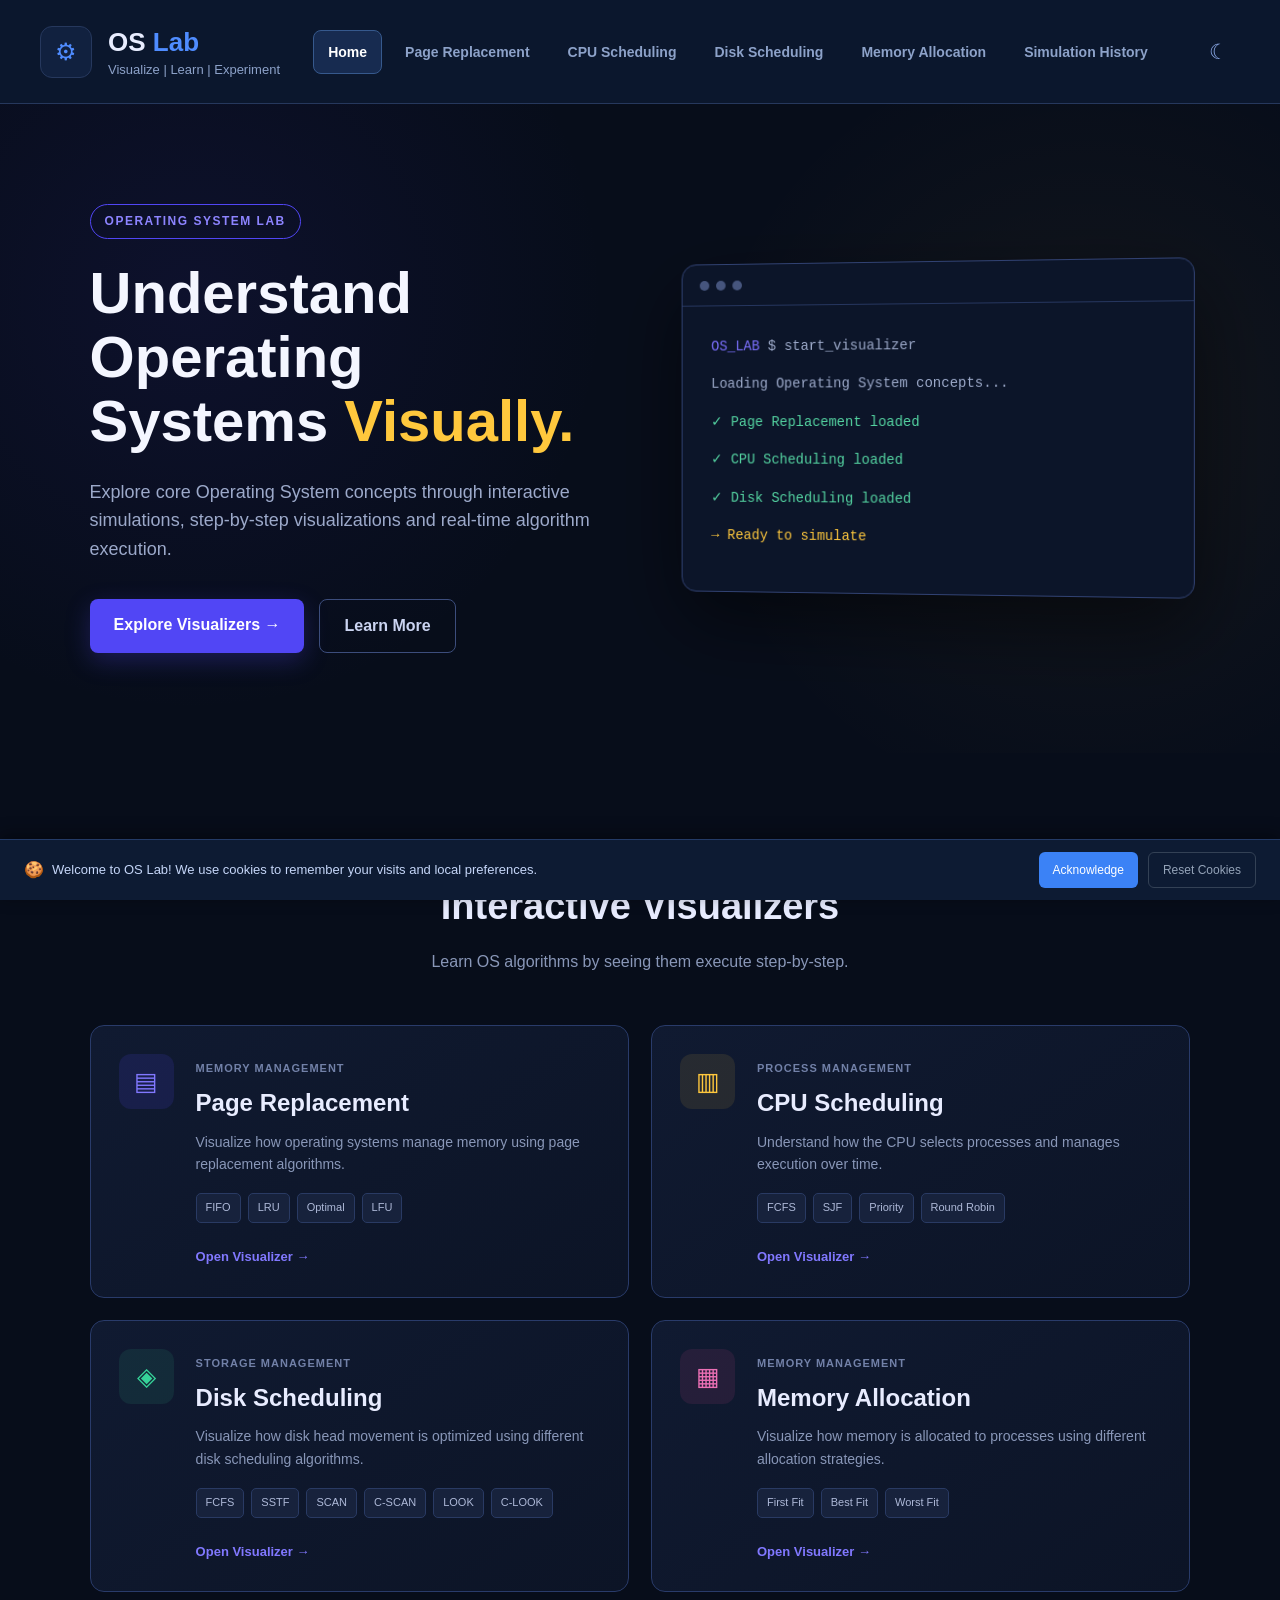
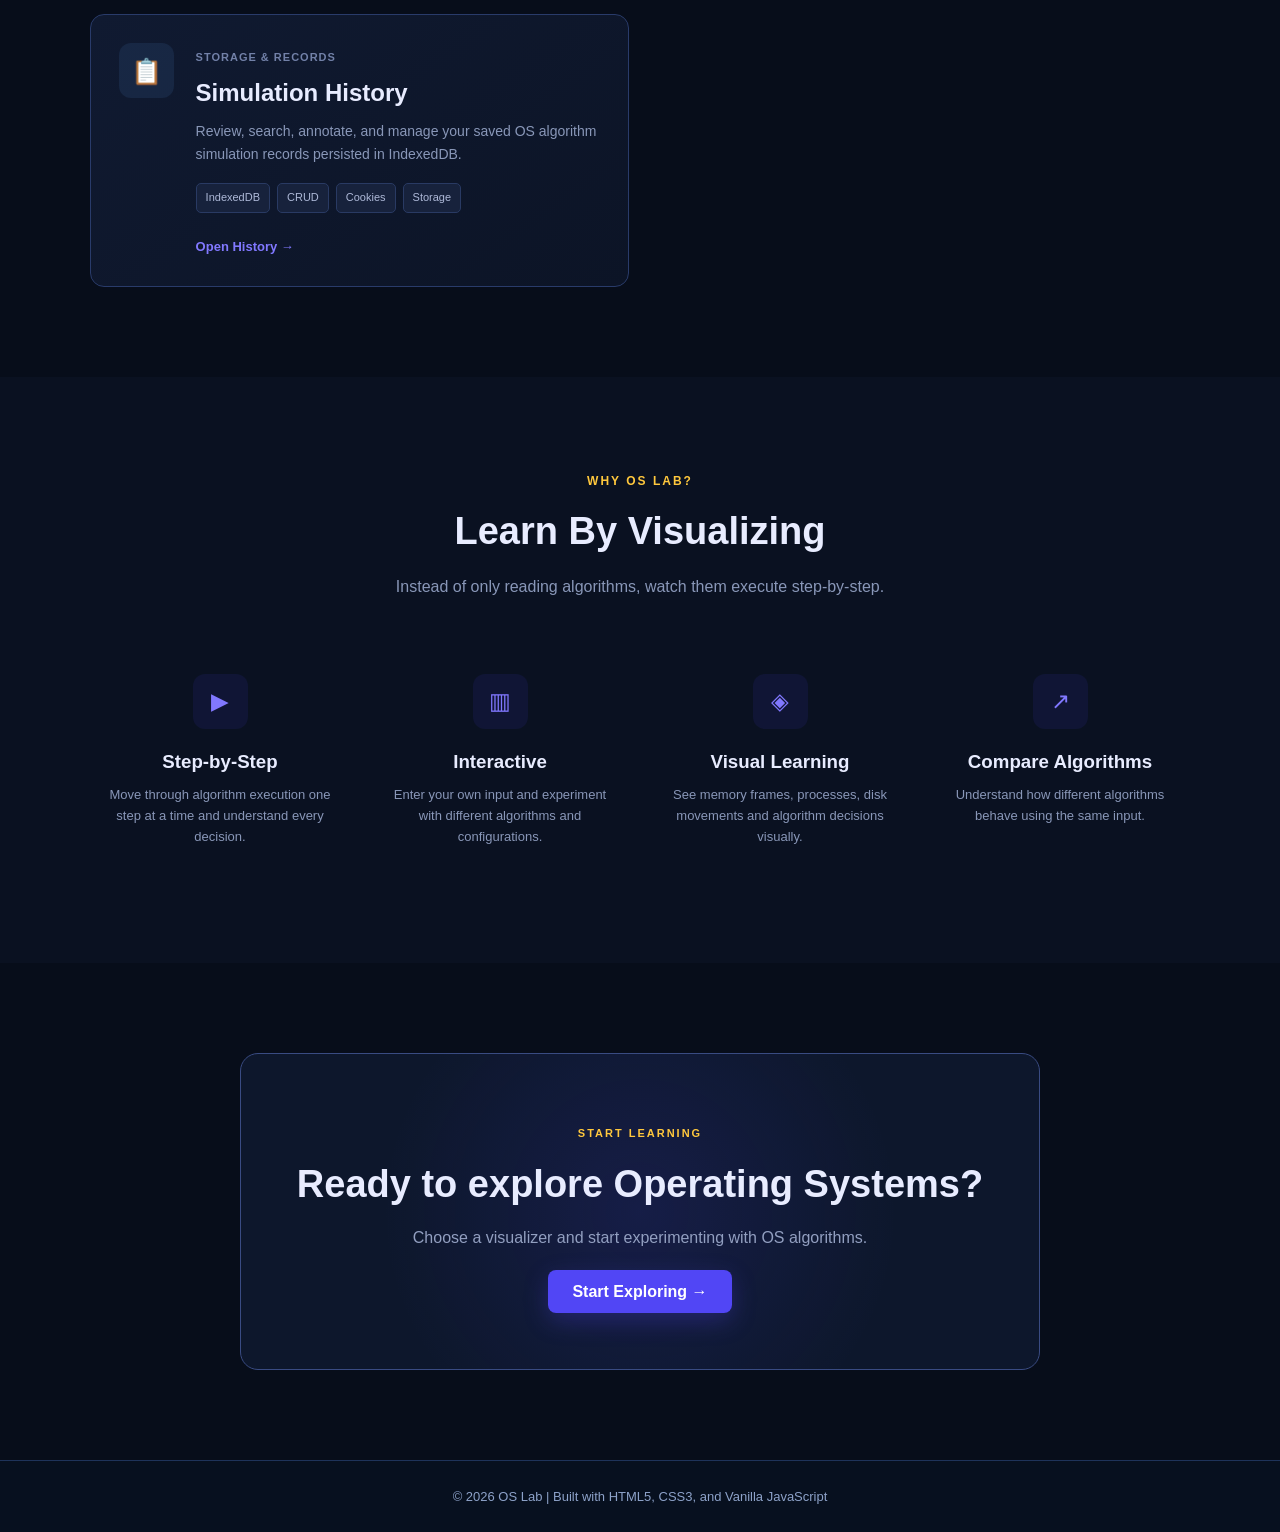
<file: index.html>
<!DOCTYPE html>
<html lang="en">

<head>
    <meta charset="UTF-8">
    <meta name="viewport" content="width=device-width, initial-scale=1.0">

    <title>OS Lab | Operating System Visualizer</title>

    <!-- Apply the saved theme before first paint (prevents a flash of the dark theme) -->
    <script>
        try {
            if (JSON.parse(localStorage.getItem("oslab_theme")) === "light") {
                document.documentElement.classList.add("light-theme");
            }
        } catch (err) {}
    </script>

    <link rel="stylesheet" href="css/landing.css">
    <link rel="stylesheet" href="css/navbar.css">
</head>

<body>

<!-- =====================================================
     HEADER / NAVBAR
===================================================== -->
<header>
    <div class="brand">
        <div class="brand-icon">⚙</div>
        <div>
            <h1>OS <span>Lab</span></h1>
            <p>Visualize | Learn | Experiment</p>
        </div>
    </div>

    <nav>
        <a href="index.html" class="active">Home</a>
        <a href="page-replacement.html">Page Replacement</a>
        <a href="cpu-scheduling.html">CPU Scheduling</a>
        <a href="disk-scheduling.html">Disk Scheduling</a>
        <a href="memory-allocation.html">Memory Allocation</a>
        <a href="history.html">Simulation History</a>
    </nav>

    <button type="button" class="theme-toggle" title="Toggle Theme" aria-label="Switch to Light Mode">☾</button>
</header>


<!-- =====================================================
     MAIN
     ===================================================== -->

<main>

    <!-- ================= HERO ================= -->

    <section class="hero" id="home">

        <div class="hero-content">

            <div class="badge">
                OPERATING SYSTEM LAB
            </div>

            <h2>
                Understand Operating Systems
                <span>Visually.</span>
            </h2>

            <p>
                Explore core Operating System concepts through
                interactive simulations, step-by-step visualizations
                and real-time algorithm execution.
            </p>

            <div class="hero-buttons">

                <a href="#visualizers" class="primary-btn">
                    Explore Visualizers →
                </a>

                <a href="#about" class="secondary-btn">
                    Learn More
                </a>

            </div>

        </div>


        <div class="hero-visual">

            <div class="terminal">

                <div class="terminal-header">

                    <span></span>
                    <span></span>
                    <span></span>

                </div>


                <div class="terminal-body">

                    <p>
                        <span class="purple">OS_LAB</span>
                        $ start_visualizer
                    </p>

                    <p>
                        Loading Operating System concepts...
                    </p>

                    <p class="success">
                        ✓ Page Replacement loaded
                    </p>

                    <p class="success">
                        ✓ CPU Scheduling loaded
                    </p>

                    <p class="success">
                        ✓ Disk Scheduling loaded
                    </p>

                    <p class="yellow">
                        → Ready to simulate
                    </p>

                </div>

            </div>

        </div>

    </section>


    <!-- ================= VISUALIZERS ================= -->

    <section class="visualizers" id="visualizers">

        <div class="section-heading">

            <span>
                EXPLORE
            </span>

            <h2>
                Interactive Visualizers
            </h2>

            <p>
                Learn OS algorithms by seeing them execute
                step-by-step.
            </p>

        </div>


        <div class="visualizer-grid">


            <!-- PAGE REPLACEMENT -->

            <div class="visualizer-card">

                <div class="card-icon purple-icon">
                    ▤
                </div>

                <div class="card-content">

                    <span class="card-label">
                        MEMORY MANAGEMENT
                    </span>

                    <h3>
                        Page Replacement
                    </h3>

                    <p>
                        Visualize how operating systems manage
                        memory using page replacement algorithms.
                    </p>

                    <div class="tags">

                        <span>FIFO</span>
                        <span>LRU</span>
                        <span>Optimal</span>
                        <span>LFU</span>

                    </div>

                    <a
                        href="page-replacement.html"
                        class="card-link"
                    >
                        Open Visualizer →
                    </a>

                </div>

            </div>


            <!-- CPU SCHEDULING -->

            <div class="visualizer-card">

                <div class="card-icon yellow-icon">
                    ▥
                </div>

                <div class="card-content">

                    <span class="card-label">
                        PROCESS MANAGEMENT
                    </span>

                    <h3>
                        CPU Scheduling
                    </h3>

                    <p>
                        Understand how the CPU selects processes
                        and manages execution over time.
                    </p>

                    <div class="tags">

                        <span>FCFS</span>
                        <span>SJF</span>
                        <span>Priority</span>
                        <span>Round Robin</span>

                    </div>

                    <a
                        href="cpu-scheduling.html"
                        class="card-link"
                    >
                        Open Visualizer →
                    </a>

                </div>

            </div>


            <!-- DISK SCHEDULING -->

            <div class="visualizer-card">

                <div class="card-icon green-icon">
                    ◈
                </div>

                <div class="card-content">

                    <span class="card-label">
                        STORAGE MANAGEMENT
                    </span>

                    <h3>
                        Disk Scheduling
                    </h3>

                    <p>
                        Visualize how disk head movement is optimized
                        using different disk scheduling algorithms.
                    </p>

                    <div class="tags">

                        <span>FCFS</span>
                        <span>SSTF</span>
                        <span>SCAN</span>
                        <span>C-SCAN</span>
                        <span>LOOK</span>
                        <span>C-LOOK</span>

                    </div>

                    <a
                        href="disk-scheduling.html"
                        class="card-link"
                    >
                        Open Visualizer →
                    </a>

                </div>

            </div>


            <!-- MEMORY ALLOCATION -->
            <div class="visualizer-card">
                <div class="card-icon pink-icon">
                    ▦
                </div>
                <div class="card-content">
                    <span class="card-label">
                        MEMORY MANAGEMENT
                    </span>
                    <h3>
                        Memory Allocation
                    </h3>
                    <p>
                        Visualize how memory is allocated to processes
                        using different allocation strategies.
                    </p>
                    <div class="tags">
                        <span>First Fit</span>
                        <span>Best Fit</span>
                        <span>Worst Fit</span>
                    </div>
                    <a href="memory-allocation.html" class="card-link">
                        Open Visualizer →
                    </a>
                </div>
            </div>

            <!-- SIMULATION HISTORY -->
            <div class="visualizer-card">
                <div class="card-icon blue-icon">
                    📋
                </div>
                <div class="card-content">
                    <span class="card-label">
                        STORAGE & RECORDS
                    </span>
                    <h3>
                        Simulation History
                    </h3>
                    <p>
                        Review, search, annotate, and manage your saved OS
                        algorithm simulation records persisted in IndexedDB.
                    </p>
                    <div class="tags">
                        <span>IndexedDB</span>
                        <span>CRUD</span>
                        <span>Cookies</span>
                        <span>Storage</span>
                    </div>
                    <a href="history.html" class="card-link">
                        Open History →
                    </a>
                </div>
            </div>


        </div>

    </section>


    <!-- ================= FEATURES ================= -->

    <section class="features" id="about">

        <div class="section-heading">

            <span>
                WHY OS LAB?
            </span>

            <h2>
                Learn By Visualizing
            </h2>

            <p>
                Instead of only reading algorithms, watch them
                execute step-by-step.
            </p>

        </div>


        <div class="feature-grid">


            <div class="feature">

                <div class="feature-icon">
                    ▶
                </div>

                <h3>
                    Step-by-Step
                </h3>

                <p>
                    Move through algorithm execution one step
                    at a time and understand every decision.
                </p>

            </div>


            <div class="feature">

                <div class="feature-icon">
                    ▥
                </div>

                <h3>
                    Interactive
                </h3>

                <p>
                    Enter your own input and experiment with
                    different algorithms and configurations.
                </p>

            </div>


            <div class="feature">

                <div class="feature-icon">
                    ◈
                </div>

                <h3>
                    Visual Learning
                </h3>

                <p>
                    See memory frames, processes, disk movements
                    and algorithm decisions visually.
                </p>

            </div>


            <div class="feature">

                <div class="feature-icon">
                    ↗
                </div>

                <h3>
                    Compare Algorithms
                </h3>

                <p>
                    Understand how different algorithms behave
                    using the same input.
                </p>

            </div>


        </div>

    </section>


    <!-- ================= GUIDE ================= -->

    <section class="guide" id="guide">

        <div class="guide-content">

            <span>
                START LEARNING
            </span>

            <h2>
                Ready to explore
                Operating Systems?
            </h2>

            <p>
                Choose a visualizer and start experimenting
                with OS algorithms.
            </p>

            <a
                href="#visualizers"
                class="primary-btn"
            >
                Start Exploring →
            </a>

        </div>

    </section>

</main>


<!-- =====================================================
     FOOTER
===================================================== -->
<footer>
    <p>© 2026 OS Lab | Built with HTML5, CSS3, and Vanilla JavaScript</p>
</footer>

<!-- STORAGE & COMMON SCRIPTS -->
<script src="js/storage.js"></script>
<script src="js/app-common.js"></script>

</body>
</html>
</file>
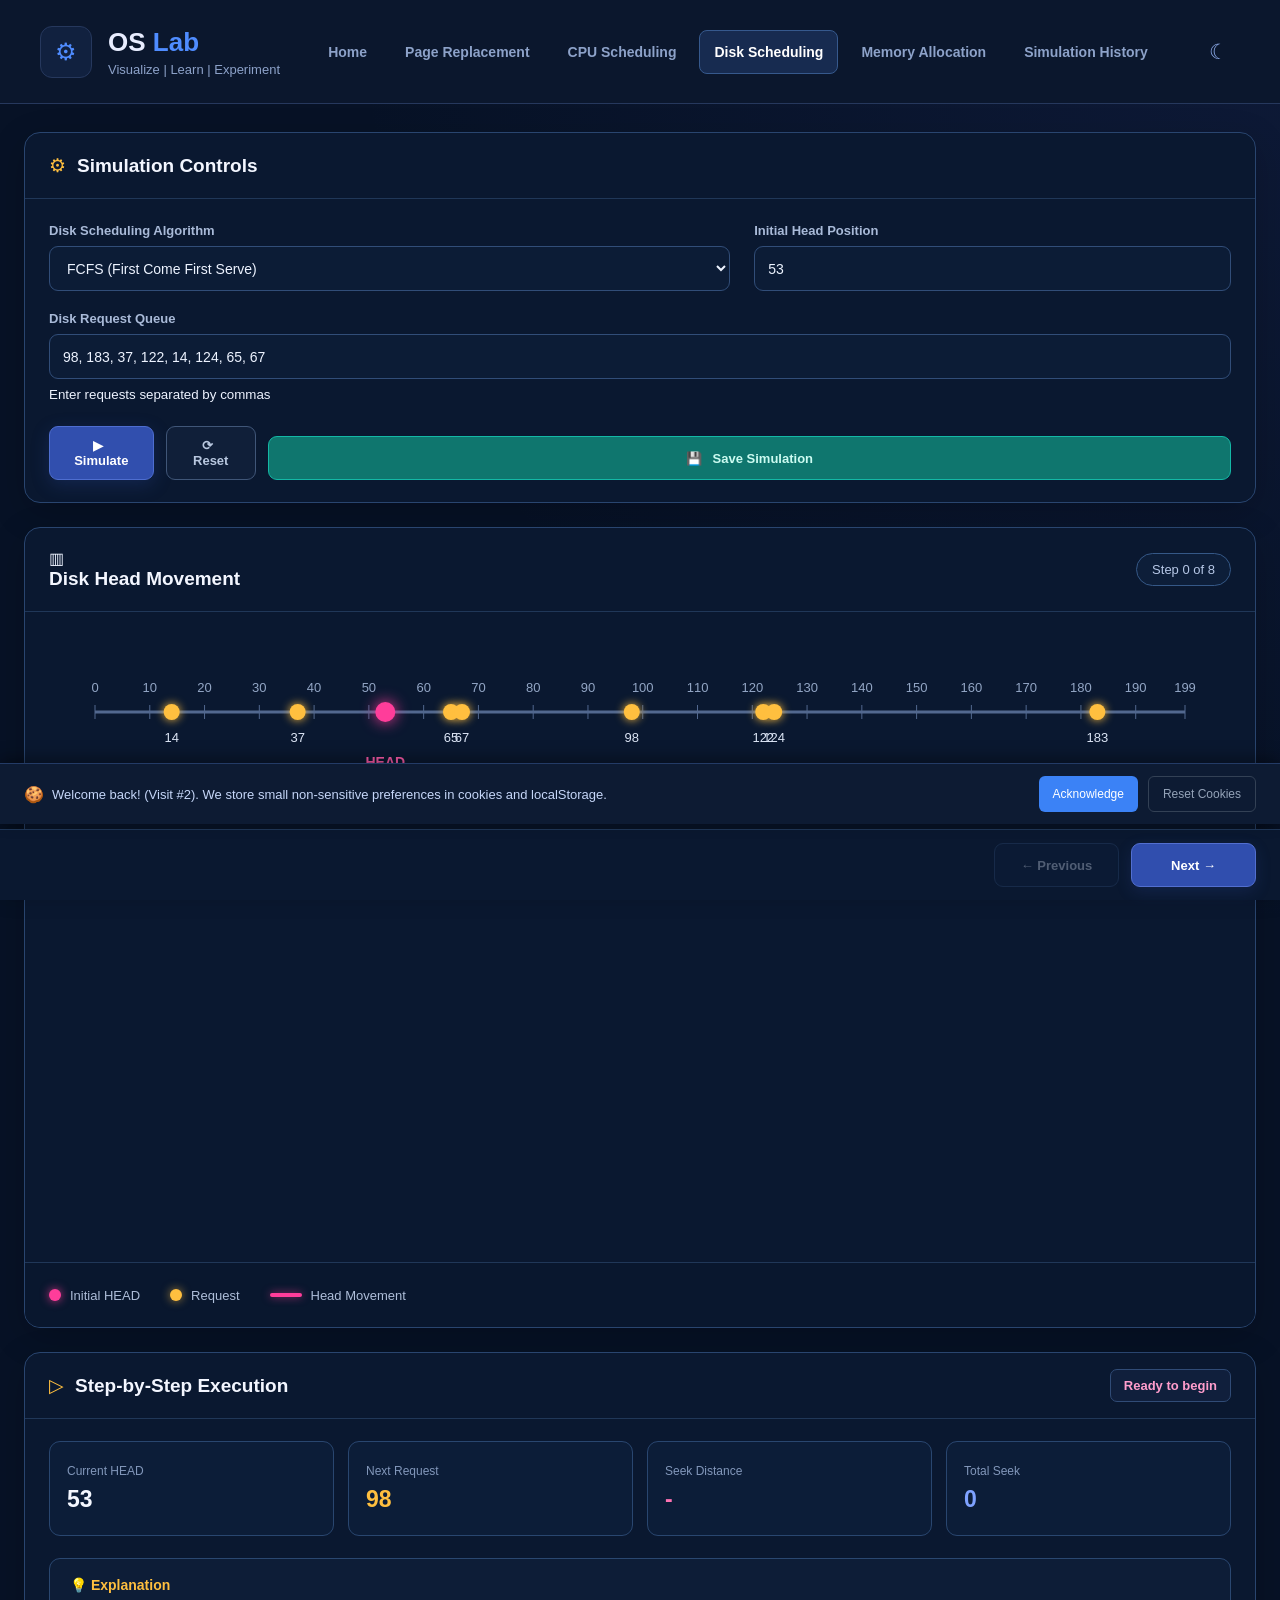
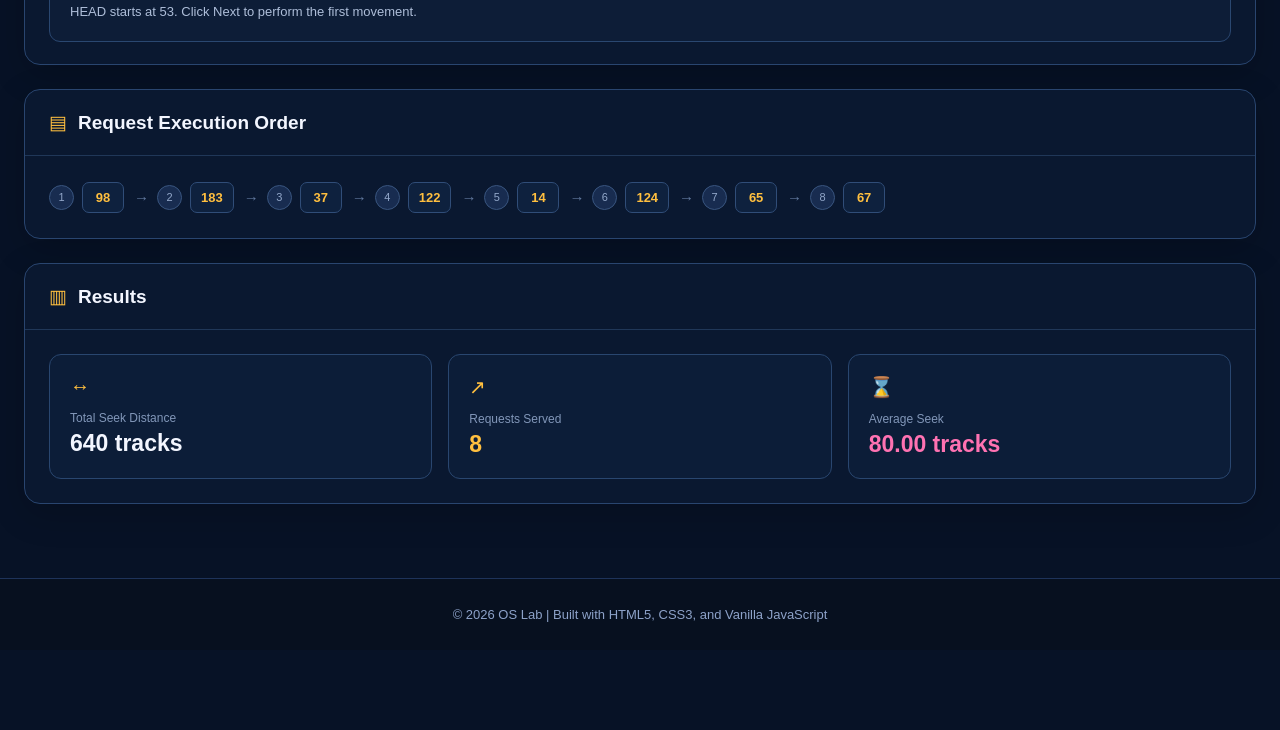
<file: _test_disk-scheduling.html>
<!DOCTYPE html>
<html lang="en">

<head>
    <meta charset="UTF-8">
    <meta name="viewport" content="width=device-width, initial-scale=1.0">

    <title>OS Lab | Disk Scheduling</title>

    <!-- Apply the saved theme before first paint (prevents a flash of the dark theme) -->
    <script>
        try {
            if (JSON.parse(localStorage.getItem("oslab_theme")) === "light") {
                document.documentElement.classList.add("light-theme");
            }
        } catch (err) {}
    </script>

    <link rel="stylesheet" href="css/disk-scheduling.css">
    <link rel="stylesheet" href="css/navbar.css">
</head>

<body>

<!-- =====================================================
     HEADER / NAVBAR
===================================================== -->
<header>
    <div class="brand">
        <div class="brand-icon">⚙</div>
        <div>
            <h1>OS <span>Lab</span></h1>
            <p>Visualize | Learn | Experiment</p>
        </div>
    </div>

    <nav>
        <a href="index.html">Home</a>
        <a href="page-replacement.html">Page Replacement</a>
        <a href="cpu-scheduling.html">CPU Scheduling</a>
        <a href="disk-scheduling.html" class="active">Disk Scheduling</a>
        <a href="memory-allocation.html">Memory Allocation</a>
        <a href="history.html">Simulation History</a>
    </nav>

    <button type="button" class="theme-toggle" title="Toggle Theme" aria-label="Switch to Light Mode">☾</button>
</header>


<main>

    <!-- ================= CONTROLS ================= -->

    <section class="card controls-card">

        <div class="card-title">
            <span>⚙</span>
            <h2>Simulation Controls</h2>
        </div>

        <div class="controls-grid">

            <div class="control-group">

                <label for="algorithm">
                    Disk Scheduling Algorithm
                </label>

                <select id="algorithm">

                    <option value="fcfs">
                        FCFS (First Come First Serve)
                    </option>

                    <option value="sstf">
                        SSTF (Shortest Seek Time First)
                    </option>

                    <option value="scan">
                        SCAN
                    </option>

                    <option value="cscan">
                        C-SCAN
                    </option>

                    <option value="look">
                        LOOK
                    </option>

                    <option value="clook">
                        C-LOOK
                    </option>

                </select>

            </div>


            <div class="control-group">

                <label for="initialHead">
                    Initial Head Position
                </label>

                <input
                    type="number"
                    id="initialHead"
                    min="0"
                    max="199"
                    value="53"
                >

            </div>


            <div class="control-group full-width">

                <label for="requestQueue">
                    Disk Request Queue
                </label>

                <input
                    type="text"
                    id="requestQueue"
                    value="98, 183, 37, 122, 14, 124, 65, 67"
                    placeholder="Example: 98, 183, 37, 122, 14"
                >

                <small>
                    Enter requests separated by commas
                </small>

            </div>

        </div>


        <div class="buttons">

            <button
                id="simulateBtn"
                class="simulate-btn"
                type="button"
            >
                ▶ &nbsp; Simulate
            </button>

            <button
                id="resetBtn"
                class="reset-btn"
                type="button"
            >
                ⟳ &nbsp; Reset
            </button>

            <button
                id="saveSimBtn"
                class="save-sim-btn"
                type="button"
                style="display:none;"
                title="Save simulation results to IndexedDB"
            >
                💾 &nbsp; Save Simulation
            </button>
        </div>

    </section>


    <!-- ================= VISUALIZATION ================= -->

    <section class="card visualization-card">

        <div class="card-title visualization-header">

            <div class="title-left">
                <span>▥</span>

                <h2>
                    Disk Head Movement
                </h2>
            </div>

            <span
                id="stepCounter"
                class="step-counter"
            >
                Step 0 of 0
            </span>

        </div>


        <div class="canvas-wrapper">

            <canvas id="diskCanvas"></canvas>

        </div>


        <div class="legend">

            <div class="legend-item">
                <span class="legend-dot head-dot"></span>
                Initial HEAD
            </div>

            <div class="legend-item">
                <span class="legend-dot request-dot"></span>
                Request
            </div>

            <div class="legend-item">
                <span class="legend-line"></span>
                Head Movement
            </div>

        </div>

    </section>


    <!-- ================= STEP INFO ================= -->

    <section class="card step-card">

        <div class="step-header">

            <div class="card-title">
                <span>▷</span>

                <h2>
                    Step-by-Step Execution
                </h2>
            </div>

            <span id="movementText">
                Run simulation to begin
            </span>

        </div>


        <div class="step-info-grid">

            <div class="info-box">
                <span>Current HEAD</span>
                <strong id="currentHead">-</strong>
            </div>


            <div class="info-box">
                <span>Next Request</span>
                <strong id="nextRequest">-</strong>
            </div>


            <div class="info-box">
                <span>Seek Distance</span>
                <strong id="seekDistance">-</strong>
            </div>


            <div class="info-box">
                <span>Total Seek</span>
                <strong id="totalSeek">-</strong>
            </div>

        </div>


        <div class="explanation">

            <h3>💡 Explanation</h3>

            <p id="explanationText">
                Enter the disk requests and click
                <b>Simulate</b> to start the visualization.
            </p>

        </div>


        <div class="navigation action-bar">

            <button
                id="previousBtn"
                type="button"
                disabled
            >
                ← Previous
            </button>

            <button
                id="nextBtn"
                type="button"
                disabled
            >
                Next →
            </button>

        </div>

    </section>


    <!-- ================= REQUEST ORDER ================= -->

    <section class="card order-card">

        <div class="card-title">

            <span>▤</span>

            <h2>
                Request Execution Order
            </h2>

        </div>


        <div
            id="requestOrder"
            class="request-order"
        >

            <span class="empty-order">
                No simulation yet
            </span>

        </div>

    </section>


    <!-- ================= RESULTS ================= -->

    <section class="card results-card">

        <div class="card-title">

            <span>▥</span>

            <h2>
                Results
            </h2>

        </div>


        <div class="metrics-grid">

            <div class="metric">

                <span>↔</span>

                <p>
                    Total Seek Distance
                </p>

                <strong id="resultSeek">
                    -
                </strong>

            </div>


            <div class="metric">

                <span>↗</span>

                <p>
                    Requests Served
                </p>

                <strong id="resultRequests">
                    -
                </strong>

            </div>


            <div class="metric">

                <span>⌛</span>

                <p>
                    Average Seek
                </p>

                <strong id="resultAverage">
                    -
                </strong>

            </div>

        </div>

    </section>

</main>


<!-- =====================================================
     FOOTER
===================================================== -->
<footer>
    <p>© 2026 OS Lab | Built with HTML5, CSS3, and Vanilla JavaScript</p>
</footer>


<!-- IMPORTANT:
     Scripts are loaded AFTER the HTML.
-->

<script src="js/disk/fcfs.js"></script>
<script src="js/disk/sstf.js"></script>
<script src="js/disk/scan.js"></script>
<script src="js/disk/cscan.js"></script>
<script src="js/disk/look.js"></script>
<script src="js/disk/clook.js"></script>

<!-- STORAGE & COMMON -->
<script src="js/storage.js"></script>
<script src="js/app-common.js"></script>

<script src="js/disk-scheduling.js"></script>

<script>
window.addEventListener("load", function () {
    setTimeout(function () {
        var s = document.getElementById("simulateBtn");
        if (s) s.click();
    }, 300);
});
</script>
</body>
</html>
</file>
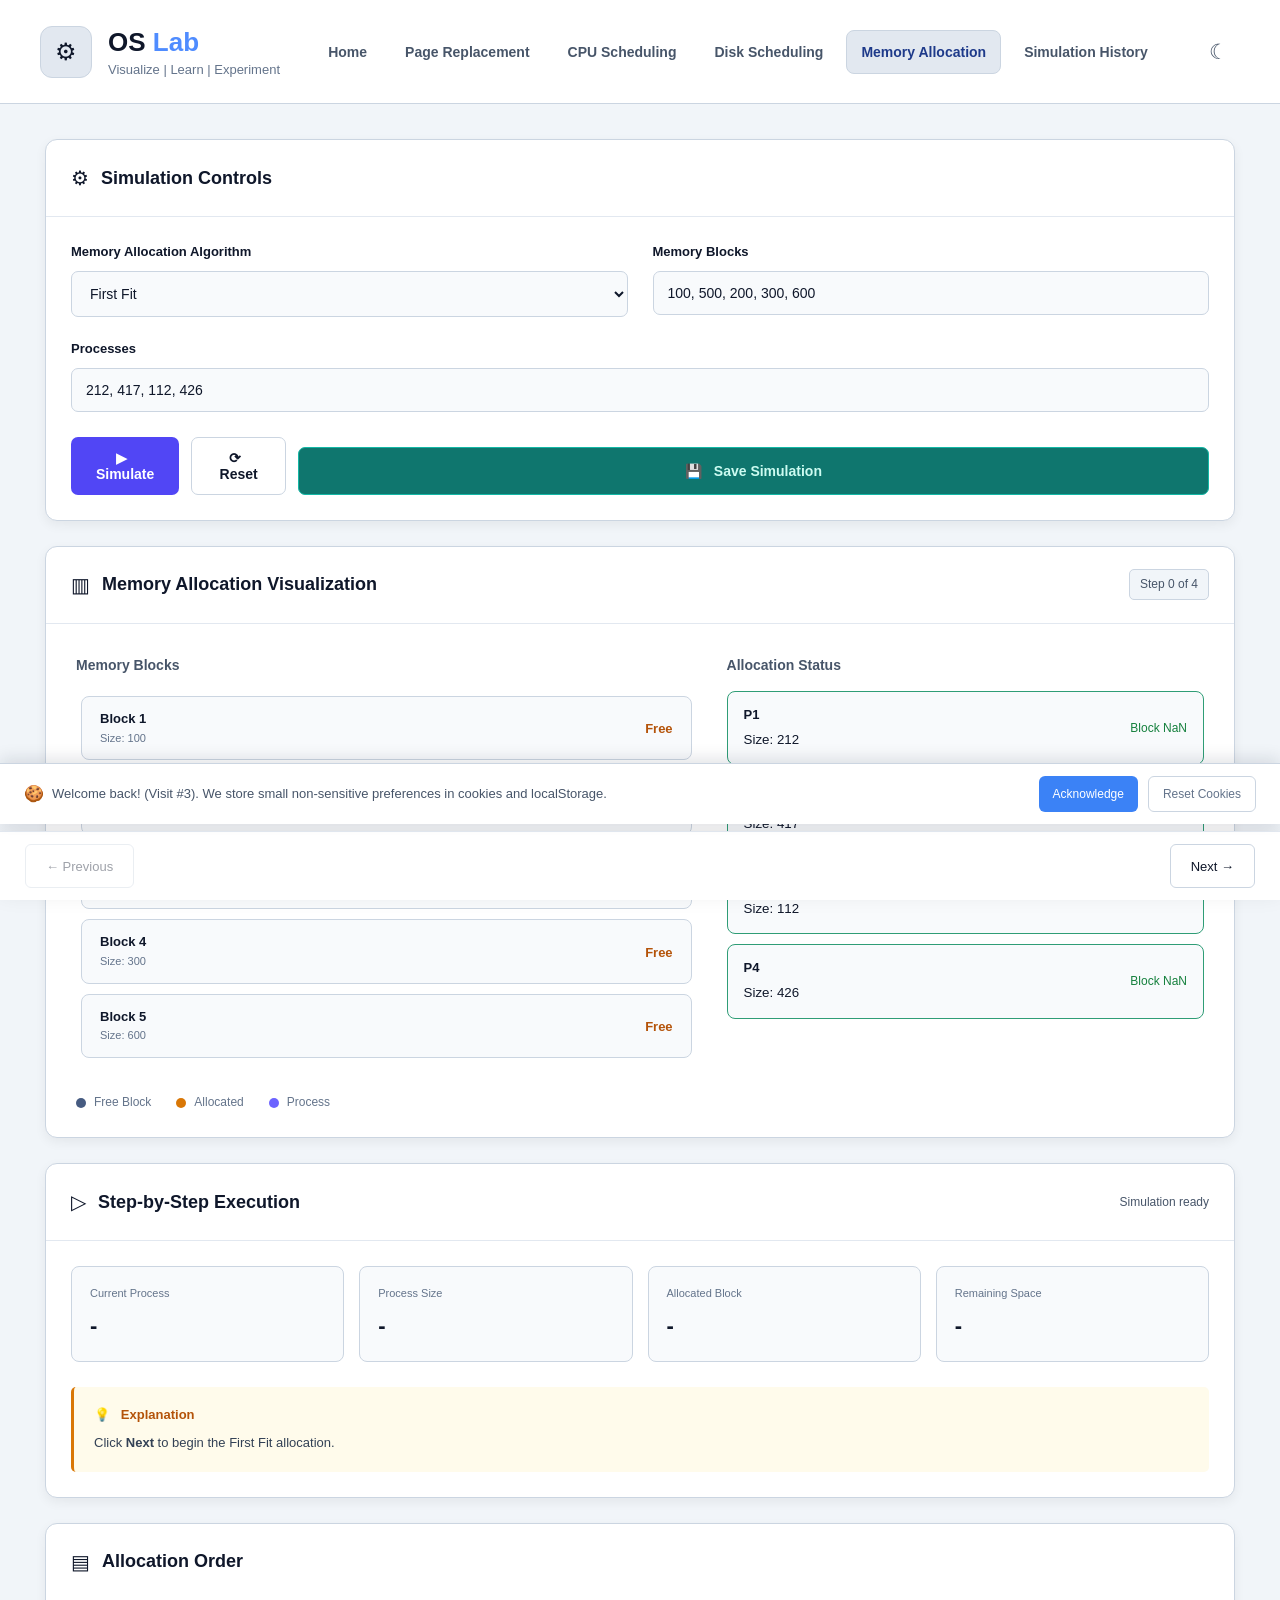
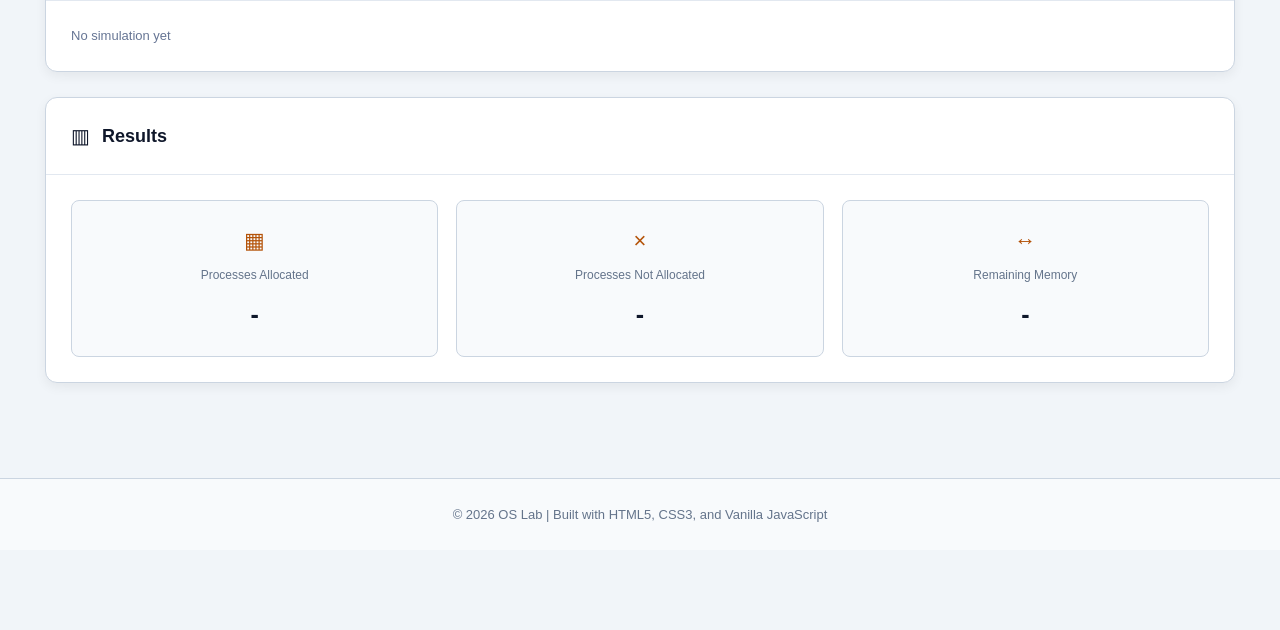
<file: _test_memory-allocation.html>
<!DOCTYPE html>
<html lang="en">

<head>
    <meta charset="UTF-8">
    <meta name="viewport" content="width=device-width, initial-scale=1.0">

    <title>OS Lab | Memory Allocation</title>

    <!-- Apply the saved theme before first paint (prevents a flash of the dark theme) -->
    <script>
        try {
            if (JSON.parse(localStorage.getItem("oslab_theme")) === "light") {
                document.documentElement.classList.add("light-theme");
            }
        } catch (err) {}
    </script>

    <link rel="stylesheet" href="css/memory-allocation.css">
    <link rel="stylesheet" href="css/navbar.css">
</head>

<body>

<!-- =====================================================
     HEADER / NAVBAR
===================================================== -->
<header>
    <div class="brand">
        <div class="brand-icon">⚙</div>
        <div>
            <h1>OS <span>Lab</span></h1>
            <p>Visualize | Learn | Experiment</p>
        </div>
    </div>

    <nav>
        <a href="index.html">Home</a>
        <a href="page-replacement.html">Page Replacement</a>
        <a href="cpu-scheduling.html">CPU Scheduling</a>
        <a href="disk-scheduling.html">Disk Scheduling</a>
        <a href="memory-allocation.html" class="active">Memory Allocation</a>
        <a href="history.html">Simulation History</a>
    </nav>

    <button type="button" class="theme-toggle" title="Toggle Theme" aria-label="Switch to Light Mode">☾</button>
</header>


<main>

    <!-- ================= CONTROLS ================= -->

    <section class="card controls-card">

        <div class="card-title">

            <span>⚙</span>

            <h2>Simulation Controls</h2>

        </div>


        <div class="controls-grid">

            <div class="control-group">

                <label for="algorithm">
                    Memory Allocation Algorithm
                </label>

                <select id="algorithm">

                    <option value="first-fit">
                        First Fit
                    </option>

                    <option value="best-fit">
                        Best Fit
                    </option>

                    <option value="worst-fit">
                        Worst Fit
                    </option>

                </select>

            </div>


            <div class="control-group">

                <label for="memoryBlocks">
                    Memory Blocks
                </label>

                <input
                    type="text"
                    id="memoryBlocks"
                    value="100, 500, 200, 300, 600"
                    placeholder="Example: 100, 500, 200, 300"
                >

            </div>


            <div class="control-group full-width">

                <label for="processes">
                    Processes
                </label>

                <input
                    type="text"
                    id="processes"
                    value="212, 417, 112, 426"
                    placeholder="Example: 212, 417, 112, 426"
                >

            </div>

        </div>


        <div class="buttons">
            <button
                id="simulateBtn"
                class="simulate-btn"
            >
                ▶ &nbsp; Simulate
            </button>

            <button
                id="resetBtn"
                class="reset-btn"
            >
                ⟳ &nbsp; Reset
            </button>

            <button
                id="saveSimBtn"
                class="save-sim-btn"
                type="button"
                style="display:none;"
                title="Save simulation results to IndexedDB"
            >
                💾 &nbsp; Save Simulation
            </button>
        </div>

    </section>


    <!-- ================= VISUALIZATION ================= -->

    <section class="card visualization-card">

        <div class="card-title">

            <span>▥</span>

            <h2>
                Memory Allocation Visualization
            </h2>

            <span
                id="stepCounter"
                class="step-counter"
            >
                Step 0 of 0
            </span>

        </div>


        <div class="memory-visualization">

            <div class="memory-column">

                <h3>Memory Blocks</h3>

                <div id="memoryBlocksDisplay">

                    <div class="empty-state">
                        Run simulation to visualize memory.
                    </div>

                </div>

            </div>


            <div class="allocation-column">

                <h3>Allocation Status</h3>

                <div id="allocationDisplay">

                    <div class="empty-state">
                        No allocation yet.
                    </div>

                </div>

            </div>

        </div>


        <div class="legend">

            <div class="legend-item">
                <span class="legend-dot free-dot"></span>
                Free Block
            </div>

            <div class="legend-item">
                <span class="legend-dot allocated-dot"></span>
                Allocated
            </div>

            <div class="legend-item">
                <span class="legend-dot process-dot"></span>
                Process
            </div>

        </div>

    </section>


    <!-- ================= STEP INFO ================= -->

    <section class="card step-card">

        <div class="step-header">

            <div class="card-title">

                <span>▷</span>

                <h2>
                    Step-by-Step Execution
                </h2>

            </div>

            <span id="movementText">
                Run simulation to begin
            </span>

        </div>


        <div class="step-info-grid">

            <div class="info-box">

                <span>Current Process</span>

                <strong id="currentProcess">
                    -
                </strong>

            </div>


            <div class="info-box">

                <span>Process Size</span>

                <strong id="processSize">
                    -
                </strong>

            </div>


            <div class="info-box">

                <span>Allocated Block</span>

                <strong id="allocatedBlock">
                    -
                </strong>

            </div>


            <div class="info-box">

                <span>Remaining Space</span>

                <strong id="remainingSpace">
                    -
                </strong>

            </div>

        </div>


        <div class="explanation">

            <h3>
                💡 &nbsp; Explanation
            </h3>

            <p id="explanationText">
                Enter memory blocks and processes, then click
                <b>Simulate</b> to start the visualization.
            </p>

        </div>


        <div class="navigation action-bar">

            <button
                id="previousBtn"
                disabled
            >
                ← Previous
            </button>

            <button
                id="nextBtn"
                disabled
            >
                Next →
            </button>

        </div>

    </section>


    <!-- ================= ALLOCATION ORDER ================= -->

    <section class="card order-card">

        <div class="card-title">

            <span>▤</span>

            <h2>
                Allocation Order
            </h2>

        </div>


        <div
            id="allocationOrder"
            class="allocation-order"
        >

            <span class="empty-order">
                No simulation yet
            </span>

        </div>

    </section>


    <!-- ================= RESULTS ================= -->

    <section class="card results-card">

        <div class="card-title">

            <span>▥</span>

            <h2>
                Results
            </h2>

        </div>


        <div class="metrics-grid">

            <div class="metric">

                <span>▦</span>

                <p>
                    Processes Allocated
                </p>

                <strong id="resultAllocated">
                    -
                </strong>

            </div>


            <div class="metric">

                <span>×</span>

                <p>
                    Processes Not Allocated
                </p>

                <strong id="resultUnallocated">
                    -
                </strong>

            </div>


            <div class="metric">

                <span>↔</span>

                <p>
                    Remaining Memory
                </p>

                <strong id="resultRemaining">
                    -
                </strong>

            </div>

        </div>

    </section>

</main>


<!-- =====================================================
     FOOTER
===================================================== -->
<footer>
    <p>© 2026 OS Lab | Built with HTML5, CSS3, and Vanilla JavaScript</p>
</footer>


<!-- Algorithm Files -->
<script src="js/memory/first-fit.js"></script>
<script src="js/memory/best-fit.js"></script>
<script src="js/memory/worst-fit.js"></script>

<!-- STORAGE & COMMON -->
<script src="js/storage.js"></script>
<script src="js/app-common.js"></script>

<!-- Main Controller -->
<script src="js/memory/memory-allocation.js"></script>

<script>
window.addEventListener("load", function () {
    setTimeout(function () {
        var s = document.getElementById("simulateBtn");
        if (s) s.click();
        document.documentElement.classList.add("light-theme");
        document.body.classList.add("light-theme");
    }, 300);
});
</script>
</body>

</html>
</file>
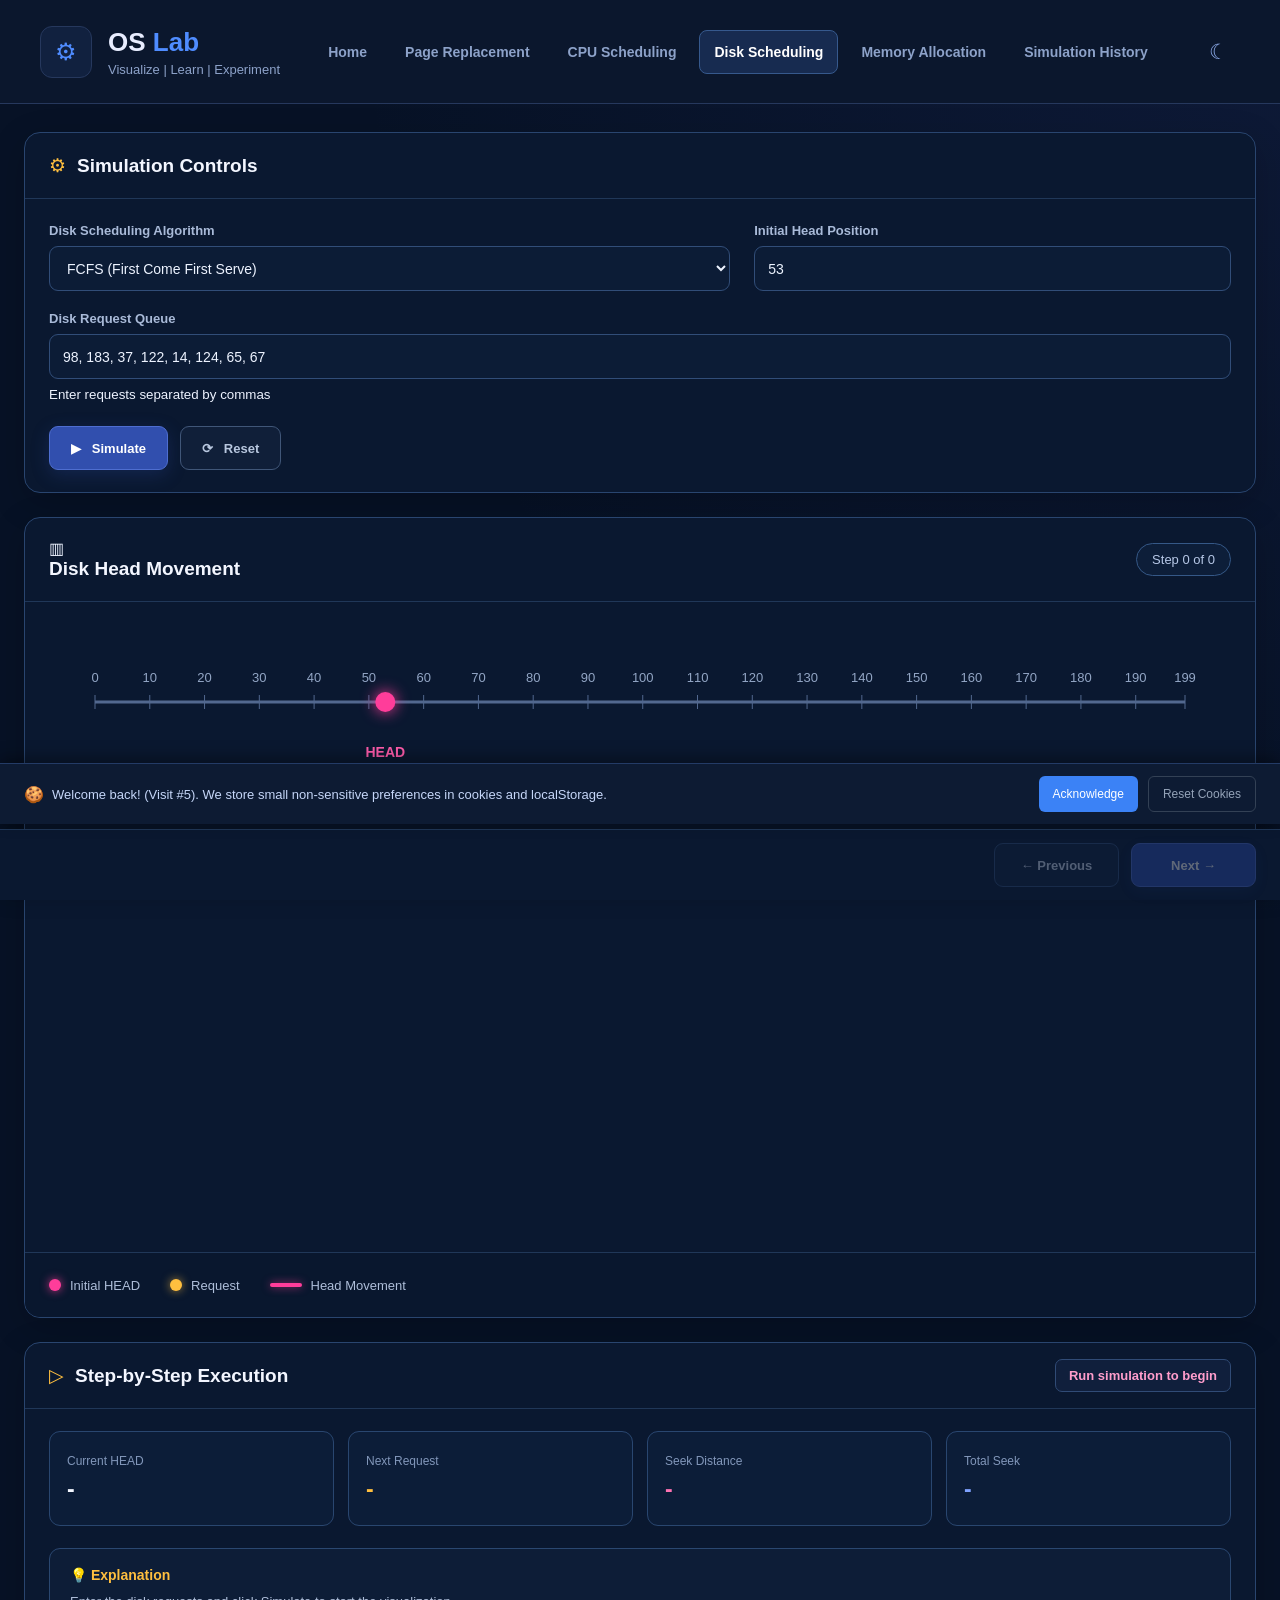
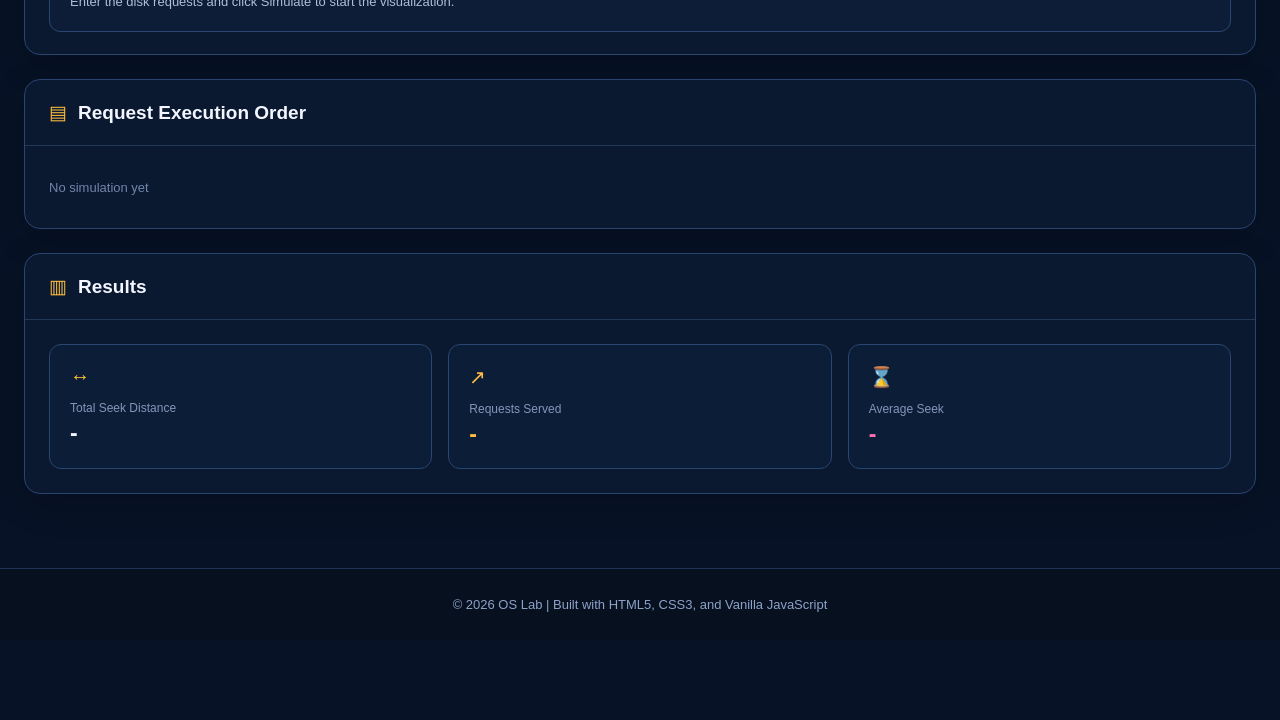
<file: disk-scheduling.html>
<!DOCTYPE html>
<html lang="en">

<head>
    <meta charset="UTF-8">
    <meta name="viewport" content="width=device-width, initial-scale=1.0">

    <title>OS Lab | Disk Scheduling</title>

    <!-- Apply the saved theme before first paint (prevents a flash of the dark theme) -->
    <script>
        try {
            if (JSON.parse(localStorage.getItem("oslab_theme")) === "light") {
                document.documentElement.classList.add("light-theme");
            }
        } catch (err) {}
    </script>

    <link rel="stylesheet" href="css/disk-scheduling.css">
    <link rel="stylesheet" href="css/navbar.css">
</head>

<body>

<!-- =====================================================
     HEADER / NAVBAR
===================================================== -->
<header>
    <div class="brand">
        <div class="brand-icon">⚙</div>
        <div>
            <h1>OS <span>Lab</span></h1>
            <p>Visualize | Learn | Experiment</p>
        </div>
    </div>

    <nav>
        <a href="index.html">Home</a>
        <a href="page-replacement.html">Page Replacement</a>
        <a href="cpu-scheduling.html">CPU Scheduling</a>
        <a href="disk-scheduling.html" class="active">Disk Scheduling</a>
        <a href="memory-allocation.html">Memory Allocation</a>
        <a href="history.html">Simulation History</a>
    </nav>

    <button type="button" class="theme-toggle" title="Toggle Theme" aria-label="Switch to Light Mode">☾</button>
</header>


<main>

    <!-- ================= CONTROLS ================= -->

    <section class="card controls-card">

        <div class="card-title">
            <span>⚙</span>
            <h2>Simulation Controls</h2>
        </div>

        <div class="controls-grid">

            <div class="control-group">

                <label for="algorithm">
                    Disk Scheduling Algorithm
                </label>

                <select id="algorithm">

                    <option value="fcfs">
                        FCFS (First Come First Serve)
                    </option>

                    <option value="sstf">
                        SSTF (Shortest Seek Time First)
                    </option>

                    <option value="scan">
                        SCAN
                    </option>

                    <option value="cscan">
                        C-SCAN
                    </option>

                    <option value="look">
                        LOOK
                    </option>

                    <option value="clook">
                        C-LOOK
                    </option>

                </select>

            </div>


            <div class="control-group">

                <label for="initialHead">
                    Initial Head Position
                </label>

                <input
                    type="number"
                    id="initialHead"
                    min="0"
                    max="199"
                    value="53"
                >

            </div>


            <div class="control-group full-width">

                <label for="requestQueue">
                    Disk Request Queue
                </label>

                <input
                    type="text"
                    id="requestQueue"
                    value="98, 183, 37, 122, 14, 124, 65, 67"
                    placeholder="Example: 98, 183, 37, 122, 14"
                >

                <small>
                    Enter requests separated by commas
                </small>

            </div>

        </div>


        <div class="buttons">

            <button
                id="simulateBtn"
                class="simulate-btn"
                type="button"
            >
                ▶ &nbsp; Simulate
            </button>

            <button
                id="resetBtn"
                class="reset-btn"
                type="button"
            >
                ⟳ &nbsp; Reset
            </button>

            <button
                id="saveSimBtn"
                class="save-sim-btn"
                type="button"
                style="display:none;"
                title="Save simulation results to IndexedDB"
            >
                💾 &nbsp; Save Simulation
            </button>
        </div>

    </section>


    <!-- ================= VISUALIZATION ================= -->

    <section class="card visualization-card">

        <div class="card-title visualization-header">

            <div class="title-left">
                <span>▥</span>

                <h2>
                    Disk Head Movement
                </h2>
            </div>

            <span
                id="stepCounter"
                class="step-counter"
            >
                Step 0 of 0
            </span>

        </div>


        <div class="canvas-wrapper">

            <canvas id="diskCanvas"></canvas>

        </div>


        <div class="legend">

            <div class="legend-item">
                <span class="legend-dot head-dot"></span>
                Initial HEAD
            </div>

            <div class="legend-item">
                <span class="legend-dot request-dot"></span>
                Request
            </div>

            <div class="legend-item">
                <span class="legend-line"></span>
                Head Movement
            </div>

        </div>

    </section>


    <!-- ================= STEP INFO ================= -->

    <section class="card step-card">

        <div class="step-header">

            <div class="card-title">
                <span>▷</span>

                <h2>
                    Step-by-Step Execution
                </h2>
            </div>

            <span id="movementText">
                Run simulation to begin
            </span>

        </div>


        <div class="step-info-grid">

            <div class="info-box">
                <span>Current HEAD</span>
                <strong id="currentHead">-</strong>
            </div>


            <div class="info-box">
                <span>Next Request</span>
                <strong id="nextRequest">-</strong>
            </div>


            <div class="info-box">
                <span>Seek Distance</span>
                <strong id="seekDistance">-</strong>
            </div>


            <div class="info-box">
                <span>Total Seek</span>
                <strong id="totalSeek">-</strong>
            </div>

        </div>


        <div class="explanation">

            <h3>💡 Explanation</h3>

            <p id="explanationText">
                Enter the disk requests and click
                <b>Simulate</b> to start the visualization.
            </p>

        </div>


        <div class="navigation action-bar">

            <button
                id="previousBtn"
                type="button"
                disabled
            >
                ← Previous
            </button>

            <button
                id="nextBtn"
                type="button"
                disabled
            >
                Next →
            </button>

        </div>

    </section>


    <!-- ================= REQUEST ORDER ================= -->

    <section class="card order-card">

        <div class="card-title">

            <span>▤</span>

            <h2>
                Request Execution Order
            </h2>

        </div>


        <div
            id="requestOrder"
            class="request-order"
        >

            <span class="empty-order">
                No simulation yet
            </span>

        </div>

    </section>


    <!-- ================= RESULTS ================= -->

    <section class="card results-card">

        <div class="card-title">

            <span>▥</span>

            <h2>
                Results
            </h2>

        </div>


        <div class="metrics-grid">

            <div class="metric">

                <span>↔</span>

                <p>
                    Total Seek Distance
                </p>

                <strong id="resultSeek">
                    -
                </strong>

            </div>


            <div class="metric">

                <span>↗</span>

                <p>
                    Requests Served
                </p>

                <strong id="resultRequests">
                    -
                </strong>

            </div>


            <div class="metric">

                <span>⌛</span>

                <p>
                    Average Seek
                </p>

                <strong id="resultAverage">
                    -
                </strong>

            </div>

        </div>

    </section>

</main>


<!-- =====================================================
     FOOTER
===================================================== -->
<footer>
    <p>© 2026 OS Lab | Built with HTML5, CSS3, and Vanilla JavaScript</p>
</footer>


<!-- IMPORTANT:
     Scripts are loaded AFTER the HTML.
-->

<script src="js/disk/fcfs.js"></script>
<script src="js/disk/sstf.js"></script>
<script src="js/disk/scan.js"></script>
<script src="js/disk/cscan.js"></script>
<script src="js/disk/look.js"></script>
<script src="js/disk/clook.js"></script>

<!-- STORAGE & COMMON -->
<script src="js/storage.js"></script>
<script src="js/app-common.js"></script>

<script src="js/disk-scheduling.js"></script>

</body>
</html>
</file>
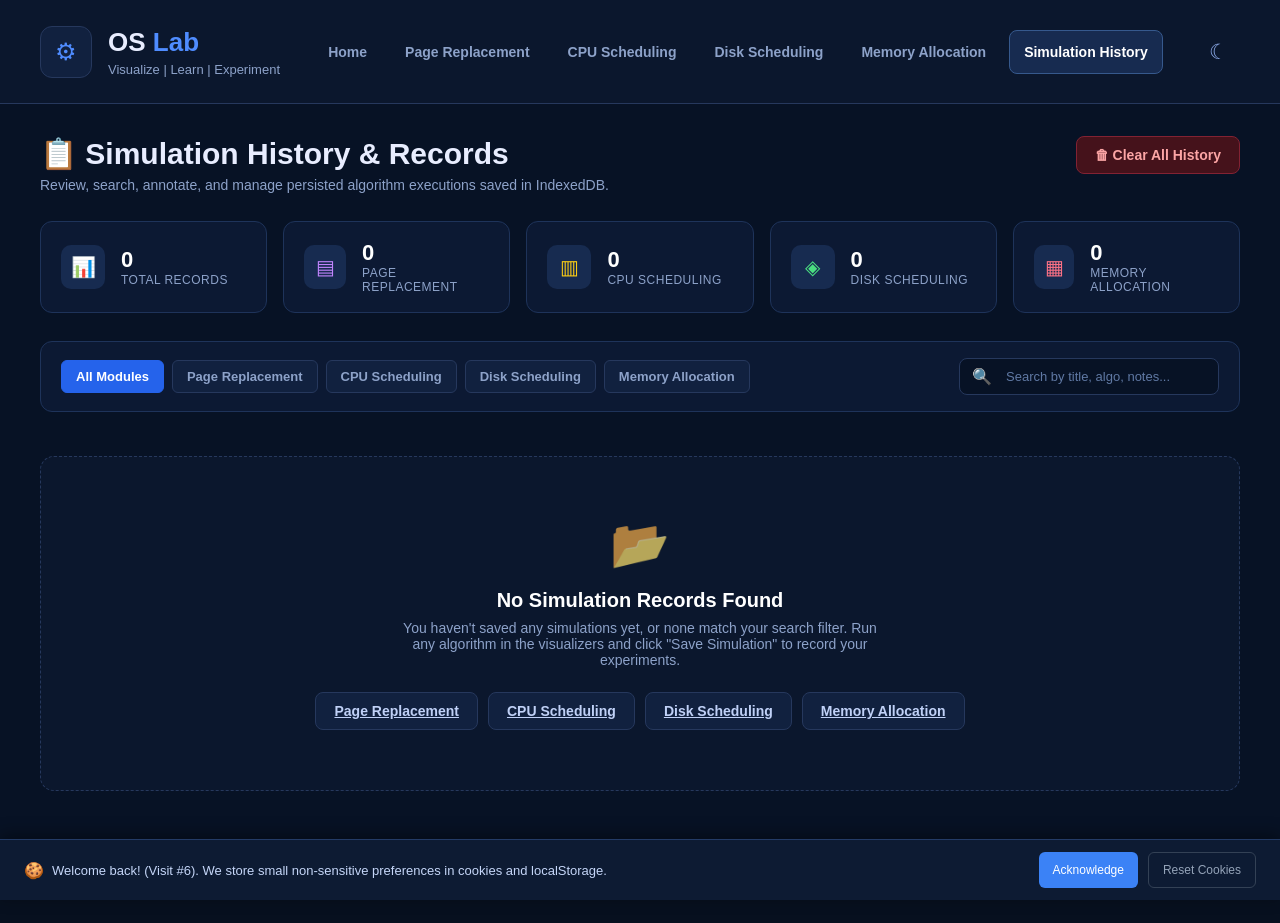
<file: history.html>
<!DOCTYPE html>
<html lang="en">

<head>
    <meta charset="UTF-8">
    <meta name="viewport" content="width=device-width, initial-scale=1.0">
    <title>OS Lab | Simulation History</title>
    <!-- Apply the saved theme before first paint (prevents a flash of the dark theme) -->
    <script>
        try {
            if (JSON.parse(localStorage.getItem("oslab_theme")) === "light") {
                document.documentElement.classList.add("light-theme");
            }
        } catch (err) {}
    </script>

    <link rel="stylesheet" href="css/history.css">
    <link rel="stylesheet" href="css/navbar.css">
</head>

<body>

<!-- =====================================================
     HEADER / NAVBAR
===================================================== -->
<header>
    <div class="brand">
        <div class="brand-icon">⚙</div>
        <div>
            <h1>OS <span>Lab</span></h1>
            <p>Visualize | Learn | Experiment</p>
        </div>
    </div>

    <nav>
        <a href="index.html">Home</a>
        <a href="page-replacement.html">Page Replacement</a>
        <a href="cpu-scheduling.html">CPU Scheduling</a>
        <a href="disk-scheduling.html">Disk Scheduling</a>
        <a href="memory-allocation.html">Memory Allocation</a>
        <a href="history.html" class="active">Simulation History</a>
    </nav>

    <button type="button" class="theme-toggle" title="Toggle Theme" aria-label="Switch to Light Mode">☾</button>
</header>

<!-- =====================================================
     MAIN HISTORY CONTENT
===================================================== -->
<main>
    <div class="history-header">
        <div class="history-title">
            <h2>📋 Simulation History & Records</h2>
            <p>Review, search, annotate, and manage persisted algorithm executions saved in IndexedDB.</p>
        </div>
        <div class="history-header-actions">
            <button id="clearAllBtn" class="btn btn-danger">
                🗑 Clear All History
            </button>
        </div>
    </div>

    <!-- STATS OVERVIEW -->
    <section class="history-stats">
        <div class="stat-card">
            <div class="stat-icon stat-icon--blue">📊</div>
            <div class="stat-info">
                <h4 id="statTotal">0</h4>
                <p>Total Records</p>
            </div>
        </div>
        <div class="stat-card">
            <div class="stat-icon stat-icon--purple">▤</div>
            <div class="stat-info">
                <h4 id="statPage">0</h4>
                <p>Page Replacement</p>
            </div>
        </div>
        <div class="stat-card">
            <div class="stat-icon stat-icon--amber">▥</div>
            <div class="stat-info">
                <h4 id="statCpu">0</h4>
                <p>CPU Scheduling</p>
            </div>
        </div>
        <div class="stat-card">
            <div class="stat-icon stat-icon--green">◈</div>
            <div class="stat-info">
                <h4 id="statDisk">0</h4>
                <p>Disk Scheduling</p>
            </div>
        </div>
        <div class="stat-card">
            <div class="stat-icon stat-icon--red">▦</div>
            <div class="stat-info">
                <h4 id="statMemory">0</h4>
                <p>Memory Allocation</p>
            </div>
        </div>
    </section>

    <!-- FILTER & SEARCH CONTROLS -->
    <div class="history-controls">
        <div class="filter-tabs">
            <button class="filter-tab active" data-filter="all">All Modules</button>
            <button class="filter-tab" data-filter="Page Replacement">Page Replacement</button>
            <button class="filter-tab" data-filter="CPU Scheduling">CPU Scheduling</button>
            <button class="filter-tab" data-filter="Disk Scheduling">Disk Scheduling</button>
            <button class="filter-tab" data-filter="Memory Allocation">Memory Allocation</button>
        </div>

        <div class="search-box">
            <span style="color: #6079a4; margin-right: 6px;">🔍</span>
            <input type="text" id="searchInput" placeholder="Search by title, algo, notes...">
        </div>
    </div>

    <!-- RECORD CONTAINER -->
    <div id="historyContainer" class="history-list">
        <!-- Rendered dynamically by js/history.js -->
    </div>

    <!-- EMPTY STATE TEMPLATE -->
    <div id="emptyState" class="empty-state" style="display: none;">
        <div class="empty-icon">📂</div>
        <h3>No Simulation Records Found</h3>
        <p>You haven't saved any simulations yet, or none match your search filter. Run any algorithm in the visualizers and click "Save Simulation" to record your experiments.</p>
        <div style="display: flex; gap: 10px; justify-content: center; flex-wrap: wrap;">
            <a href="page-replacement.html" class="btn btn-outline">Page Replacement</a>
            <a href="cpu-scheduling.html" class="btn btn-outline">CPU Scheduling</a>
            <a href="disk-scheduling.html" class="btn btn-outline">Disk Scheduling</a>
            <a href="memory-allocation.html" class="btn btn-outline">Memory Allocation</a>
        </div>
    </div>
</main>

<!-- =====================================================
     EDIT RECORD MODAL (UPDATE OPERATION)
===================================================== -->
<div id="editModal" class="modal-overlay" style="display: none;">
    <div class="modal">
        <div class="modal-header">
            <h3>✏️ Edit Simulation Record</h3>
            <button id="closeEditModal" class="modal-close">&times;</button>
        </div>
        <form id="editForm">
            <input type="hidden" id="editId">
            <div class="modal-body">
                <div class="form-group">
                    <label for="editTitle">Simulation Title</label>
                    <input type="text" id="editTitle" required placeholder="e.g. Belady's Anomaly Test with 4 Frames">
                </div>
                <div class="form-group">
                    <label for="editNotes">Notes / Observations</label>
                    <textarea id="editNotes" rows="4" placeholder="Enter findings, observations, or lab experiment notes..."></textarea>
                </div>
            </div>
            <div class="modal-footer">
                <button type="button" id="cancelEditBtn" class="btn btn-outline">Cancel</button>
                <button type="submit" class="btn btn-primary">Save Changes</button>
            </div>
        </form>
    </div>
</div>

<!-- =====================================================
     VIEW DETAILS MODAL (READ OPERATION)
===================================================== -->
<div id="detailsModal" class="modal-overlay" style="display: none;">
    <div class="modal" style="max-width: 680px;">
        <div class="modal-header">
            <h3 id="detailsTitle">🔍 Simulation Details</h3>
            <button id="closeDetailsModal" class="modal-close">&times;</button>
        </div>
        <div class="modal-body">
            <pre id="detailsJson" class="details-code"></pre>
        </div>
        <div class="modal-footer">
            <button id="closeDetailsBtn" class="btn btn-outline">Close</button>
        </div>
    </div>
</div>

<footer>
    <p>© 2026 OS Lab | Built with HTML5, CSS3, and Vanilla JavaScript</p>
</footer>

<script src="js/storage.js"></script>
<script src="js/app-common.js"></script>
<script src="js/history.js"></script>
</body>
</html>
</file>
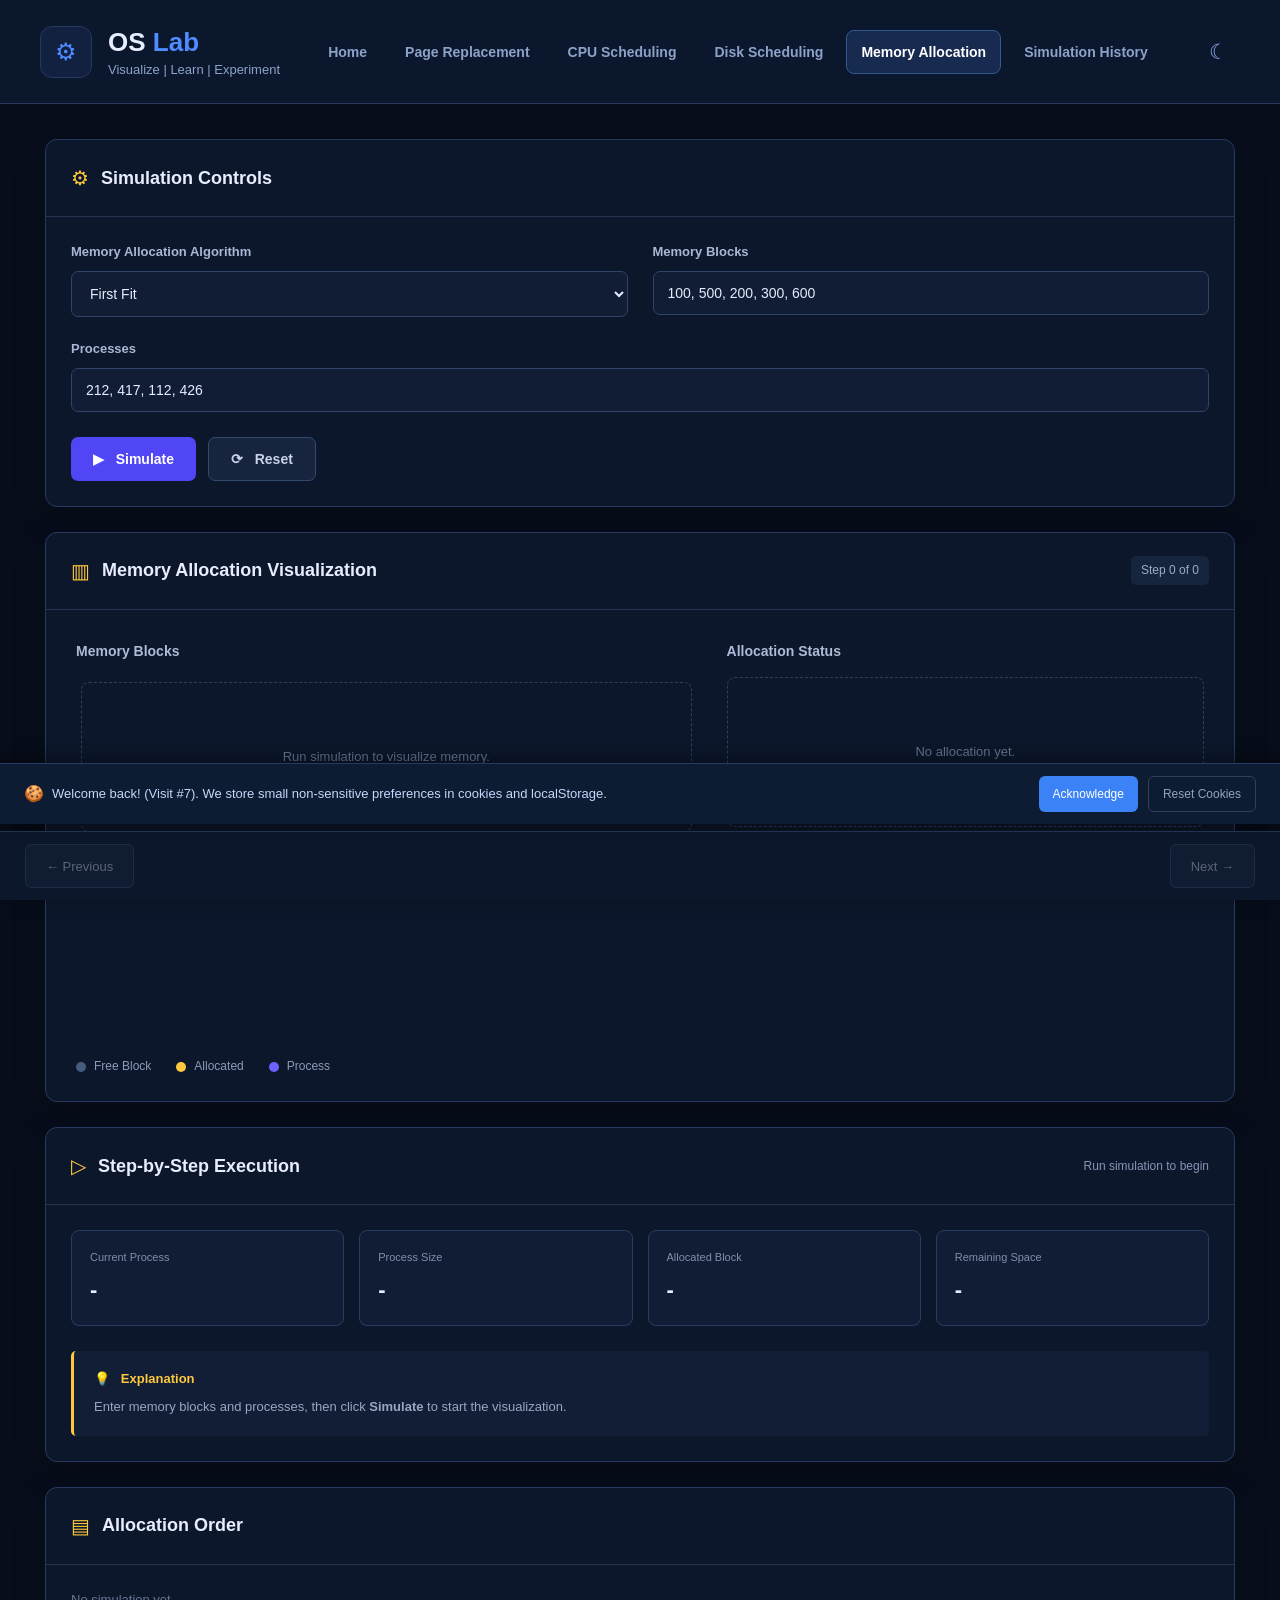
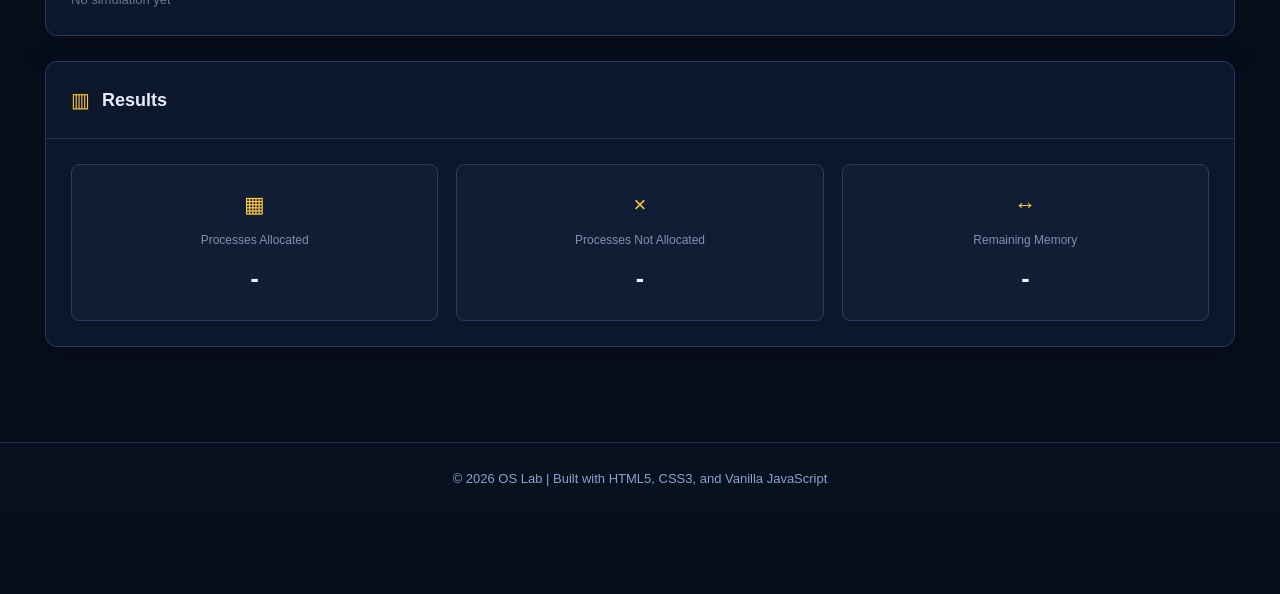
<file: memory-allocation.html>
<!DOCTYPE html>
<html lang="en">

<head>
    <meta charset="UTF-8">
    <meta name="viewport" content="width=device-width, initial-scale=1.0">

    <title>OS Lab | Memory Allocation</title>

    <!-- Apply the saved theme before first paint (prevents a flash of the dark theme) -->
    <script>
        try {
            if (JSON.parse(localStorage.getItem("oslab_theme")) === "light") {
                document.documentElement.classList.add("light-theme");
            }
        } catch (err) {}
    </script>

    <link rel="stylesheet" href="css/memory-allocation.css">
    <link rel="stylesheet" href="css/navbar.css">
</head>

<body>

<!-- =====================================================
     HEADER / NAVBAR
===================================================== -->
<header>
    <div class="brand">
        <div class="brand-icon">⚙</div>
        <div>
            <h1>OS <span>Lab</span></h1>
            <p>Visualize | Learn | Experiment</p>
        </div>
    </div>

    <nav>
        <a href="index.html">Home</a>
        <a href="page-replacement.html">Page Replacement</a>
        <a href="cpu-scheduling.html">CPU Scheduling</a>
        <a href="disk-scheduling.html">Disk Scheduling</a>
        <a href="memory-allocation.html" class="active">Memory Allocation</a>
        <a href="history.html">Simulation History</a>
    </nav>

    <button type="button" class="theme-toggle" title="Toggle Theme" aria-label="Switch to Light Mode">☾</button>
</header>


<main>

    <!-- ================= CONTROLS ================= -->

    <section class="card controls-card">

        <div class="card-title">

            <span>⚙</span>

            <h2>Simulation Controls</h2>

        </div>


        <div class="controls-grid">

            <div class="control-group">

                <label for="algorithm">
                    Memory Allocation Algorithm
                </label>

                <select id="algorithm">

                    <option value="first-fit">
                        First Fit
                    </option>

                    <option value="best-fit">
                        Best Fit
                    </option>

                    <option value="worst-fit">
                        Worst Fit
                    </option>

                </select>

            </div>


            <div class="control-group">

                <label for="memoryBlocks">
                    Memory Blocks
                </label>

                <input
                    type="text"
                    id="memoryBlocks"
                    value="100, 500, 200, 300, 600"
                    placeholder="Example: 100, 500, 200, 300"
                >

            </div>


            <div class="control-group full-width">

                <label for="processes">
                    Processes
                </label>

                <input
                    type="text"
                    id="processes"
                    value="212, 417, 112, 426"
                    placeholder="Example: 212, 417, 112, 426"
                >

            </div>

        </div>


        <div class="buttons">
            <button
                id="simulateBtn"
                class="simulate-btn"
            >
                ▶ &nbsp; Simulate
            </button>

            <button
                id="resetBtn"
                class="reset-btn"
            >
                ⟳ &nbsp; Reset
            </button>

            <button
                id="saveSimBtn"
                class="save-sim-btn"
                type="button"
                style="display:none;"
                title="Save simulation results to IndexedDB"
            >
                💾 &nbsp; Save Simulation
            </button>
        </div>

    </section>


    <!-- ================= VISUALIZATION ================= -->

    <section class="card visualization-card">

        <div class="card-title">

            <span>▥</span>

            <h2>
                Memory Allocation Visualization
            </h2>

            <span
                id="stepCounter"
                class="step-counter"
            >
                Step 0 of 0
            </span>

        </div>


        <div class="memory-visualization">

            <div class="memory-column">

                <h3>Memory Blocks</h3>

                <div id="memoryBlocksDisplay">

                    <div class="empty-state">
                        Run simulation to visualize memory.
                    </div>

                </div>

            </div>


            <div class="allocation-column">

                <h3>Allocation Status</h3>

                <div id="allocationDisplay">

                    <div class="empty-state">
                        No allocation yet.
                    </div>

                </div>

            </div>

        </div>


        <div class="legend">

            <div class="legend-item">
                <span class="legend-dot free-dot"></span>
                Free Block
            </div>

            <div class="legend-item">
                <span class="legend-dot allocated-dot"></span>
                Allocated
            </div>

            <div class="legend-item">
                <span class="legend-dot process-dot"></span>
                Process
            </div>

        </div>

    </section>


    <!-- ================= STEP INFO ================= -->

    <section class="card step-card">

        <div class="step-header">

            <div class="card-title">

                <span>▷</span>

                <h2>
                    Step-by-Step Execution
                </h2>

            </div>

            <span id="movementText">
                Run simulation to begin
            </span>

        </div>


        <div class="step-info-grid">

            <div class="info-box">

                <span>Current Process</span>

                <strong id="currentProcess">
                    -
                </strong>

            </div>


            <div class="info-box">

                <span>Process Size</span>

                <strong id="processSize">
                    -
                </strong>

            </div>


            <div class="info-box">

                <span>Allocated Block</span>

                <strong id="allocatedBlock">
                    -
                </strong>

            </div>


            <div class="info-box">

                <span>Remaining Space</span>

                <strong id="remainingSpace">
                    -
                </strong>

            </div>

        </div>


        <div class="explanation">

            <h3>
                💡 &nbsp; Explanation
            </h3>

            <p id="explanationText">
                Enter memory blocks and processes, then click
                <b>Simulate</b> to start the visualization.
            </p>

        </div>


        <div class="navigation action-bar">

            <button
                id="previousBtn"
                disabled
            >
                ← Previous
            </button>

            <button
                id="nextBtn"
                disabled
            >
                Next →
            </button>

        </div>

    </section>


    <!-- ================= ALLOCATION ORDER ================= -->

    <section class="card order-card">

        <div class="card-title">

            <span>▤</span>

            <h2>
                Allocation Order
            </h2>

        </div>


        <div
            id="allocationOrder"
            class="allocation-order"
        >

            <span class="empty-order">
                No simulation yet
            </span>

        </div>

    </section>


    <!-- ================= RESULTS ================= -->

    <section class="card results-card">

        <div class="card-title">

            <span>▥</span>

            <h2>
                Results
            </h2>

        </div>


        <div class="metrics-grid">

            <div class="metric">

                <span>▦</span>

                <p>
                    Processes Allocated
                </p>

                <strong id="resultAllocated">
                    -
                </strong>

            </div>


            <div class="metric">

                <span>×</span>

                <p>
                    Processes Not Allocated
                </p>

                <strong id="resultUnallocated">
                    -
                </strong>

            </div>


            <div class="metric">

                <span>↔</span>

                <p>
                    Remaining Memory
                </p>

                <strong id="resultRemaining">
                    -
                </strong>

            </div>

        </div>

    </section>

</main>


<!-- =====================================================
     FOOTER
===================================================== -->
<footer>
    <p>© 2026 OS Lab | Built with HTML5, CSS3, and Vanilla JavaScript</p>
</footer>


<!-- Algorithm Files -->
<script src="js/memory/first-fit.js"></script>
<script src="js/memory/best-fit.js"></script>
<script src="js/memory/worst-fit.js"></script>

<!-- STORAGE & COMMON -->
<script src="js/storage.js"></script>
<script src="js/app-common.js"></script>

<!-- Main Controller -->
<script src="js/memory/memory-allocation.js"></script>

</body>

</html>
</file>
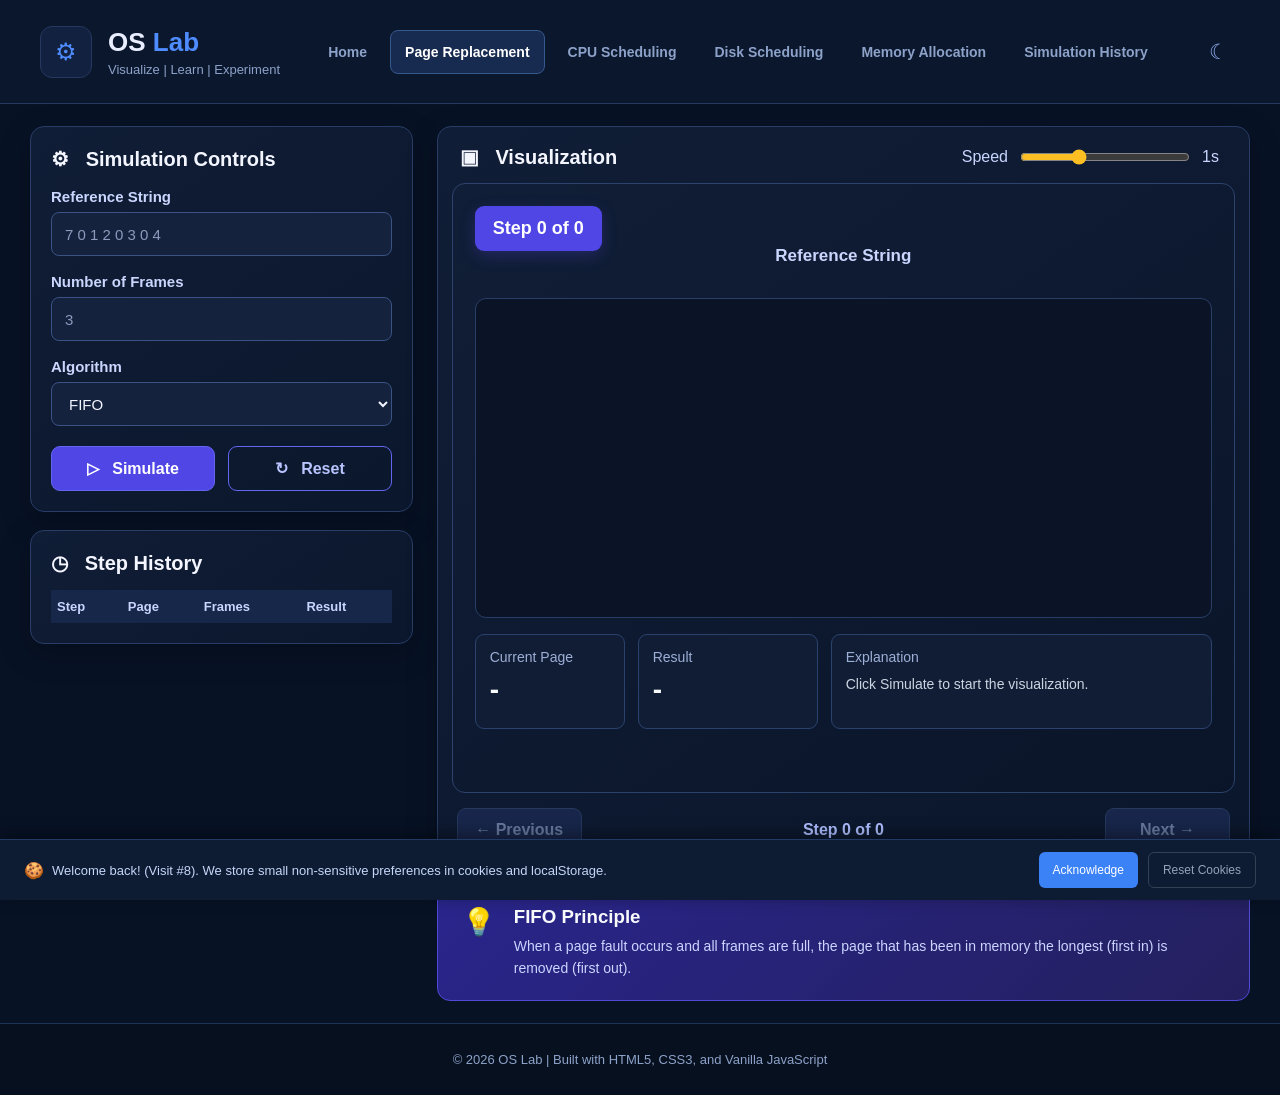
<file: page-replacement.html>
<!DOCTYPE html>
<html lang="en">

<head>
    <meta charset="UTF-8">
    <meta name="viewport" content="width=device-width, initial-scale=1.0">

    <title>OS Lab | Page Replacement Visualizer</title>

    <!-- Apply the saved theme before first paint (prevents a flash of the dark theme) -->
    <script>
        try {
            if (JSON.parse(localStorage.getItem("oslab_theme")) === "light") {
                document.documentElement.classList.add("light-theme");
            }
        } catch (err) {}
    </script>

    <link rel="stylesheet" href="css/style.css">
    <link rel="stylesheet" href="css/navbar.css">
</head>

<body>

<!-- =====================================================
     HEADER / NAVBAR
===================================================== -->
<header>
    <div class="brand">
        <div class="brand-icon">⚙</div>
        <div>
            <h1>OS <span>Lab</span></h1>
            <p>Visualize | Learn | Experiment</p>
        </div>
    </div>

    <nav>
        <a href="index.html">Home</a>
        <a href="page-replacement.html" class="active">Page Replacement</a>
        <a href="cpu-scheduling.html">CPU Scheduling</a>
        <a href="disk-scheduling.html">Disk Scheduling</a>
        <a href="memory-allocation.html">Memory Allocation</a>
        <a href="history.html">Simulation History</a>
    </nav>

    <button type="button" class="theme-toggle" title="Toggle Theme" aria-label="Switch to Light Mode">☾</button>
</header>


<!-- =====================================================
     MAIN
===================================================== -->

<main>

    <div class="dashboard">


        <!-- =================================================
             LEFT PANEL
        ================================================== -->

        <div class="left-panel">


            <!-- ===============================
                 SIMULATION CONTROLS
            ================================ -->

            <section class="input-card">

                <h3>
                    ⚙ &nbsp; Simulation Controls
                </h3>


                <div class="input-group">

                    <label for="referenceString">
                        Reference String
                    </label>

                    <input
                        type="text"
                        id="referenceString"
                        placeholder="7 0 1 2 0 3 0 4"
                    >

                </div>


                <div class="input-group">

                    <label for="frameCount">
                        Number of Frames
                    </label>

                    <input
                        type="number"
                        id="frameCount"
                        min="1"
                        max="10"
                        placeholder="3"
                    >

                </div>


                <div class="input-group">

                    <label for="algorithm">
                        Algorithm
                    </label>

                    <select id="algorithm">

                        <option value="fifo">
                            FIFO
                        </option>

                        <option value="lru">
                            LRU
                        </option>

                        <option value="optimal">
                            Optimal
                        </option>

                        <option value="lfu">
                            LFU
                        </option>

                    </select>

                </div>


                <div class="control-buttons">
                    <button id="simulateBtn">
                        ▷ &nbsp; Simulate
                    </button>
                    <button id="resetBtn">
                        ↻ &nbsp; Reset
                    </button>
                    <button id="saveSimBtn" style="display:none;" title="Save simulation results to IndexedDB">
                        💾 &nbsp; Save Simulation
                    </button>
                </div>

            </section>


            <!-- ===============================
                 FINAL RESULTS
            ================================ -->

            <section
                class="result-card"
                id="resultCard"
                style="display:none;"
            >

                <h3>
                    ▥ &nbsp; Final Results
                </h3>


                <div class="results">


                    <div class="result-box">

                        <strong id="pageFaults">
                            0
                        </strong>

                        <span>
                            Page Faults
                        </span>

                    </div>


                    <div class="result-box">

                        <strong id="pageHits">
                            0
                        </strong>

                        <span>
                            Page Hits
                        </span>

                    </div>


                    <div class="result-box">

                        <strong id="hitRatio">
                            0%
                        </strong>

                        <span>
                            Hit Ratio
                        </span>

                    </div>

                </div>

            </section>


            <!-- ===============================
                 STEP HISTORY
            ================================ -->

            <section class="history-card">

                <h3>
                    ◷ &nbsp; Step History
                </h3>


                <div class="table-wrapper">

                    <table id="historyTable">

                        <thead>

                            <tr>

                                <th>
                                    Step
                                </th>

                                <th>
                                    Page
                                </th>

                                <th>
                                    Frames
                                </th>

                                <th>
                                    Result
                                </th>

                            </tr>

                        </thead>


                        <tbody id="historyBody">

                        </tbody>

                    </table>

                </div>

            </section>

        </div>


        <!-- =================================================
             RIGHT PANEL
        ================================================== -->

        <div class="right-panel">


            <!-- ===============================
                 VISUALIZATION
            ================================ -->

            <section class="visualization-card">


                <div class="visualization-header">

                    <h3>
                        ▣ &nbsp; Visualization
                    </h3>


                    <div class="speed-control">

                        <span>
                            Speed
                        </span>

                        <input
                            type="range"
                            id="speedControl"
                            min="0.5"
                            max="2"
                            step="0.5"
                            value="1"
                        >

                        <span id="speedValue">
                            1s
                        </span>

                    </div>

                </div>


                <div class="visualization-area">


                    <!-- STEP BADGE -->

                    <div
                        class="step-badge"
                        id="stepCounter"
                    >
                        Step 0 of 0
                    </div>


                    <!-- REFERENCE STRING -->

                    <div class="reference-section">

                        <h4>
                            Reference String
                        </h4>

                        <div id="referenceDisplay"></div>

                    </div>


                    <!-- CANVAS -->

                    <div class="canvas-container">

                        <canvas id="memoryCanvas"></canvas>

                    </div>


                    <!-- STEP INFORMATION -->

                    <div class="step-info">


                        <div class="info-box">

                            <span>
                                Current Page
                            </span>

                            <strong id="currentPage">
                                -
                            </strong>

                        </div>


                        <div class="info-box">

                            <span>
                                Result
                            </span>

                            <strong id="currentResult">
                                -
                            </strong>

                        </div>


                        <div class="info-box explanation-box">

                            <span>
                                Explanation
                            </span>

                            <p id="explanation">
                                Click Simulate to start
                                the visualization.
                            </p>

                        </div>

                    </div>

                </div>


                <!-- NAVIGATION -->

                <div class="navigation">

                    <button
                        id="previousBtn"
                        disabled
                    >
                        ← Previous
                    </button>


                    <span id="navigationStep">
                        Step 0 of 0
                    </span>


                    <button
                        id="nextBtn"
                        disabled
                    >
                        Next →
                    </button>

                </div>

            </section>


            <!-- ===============================
                 PRINCIPLE
            ================================ -->

            <section class="principle-card">

                <div class="principle-icon">
                    💡
                </div>


                <div>

                    <h3 id="principleTitle">
                        FIFO Principle
                    </h3>

                    <p id="principleText">
                        When a page fault occurs and all
                        frames are full, the page that has
                        been in memory the longest
                        (first in) is removed (first out).
                    </p>

                </div>

            </section>

        </div>

    </div>

</main>


<!-- =====================================================
     FOOTER
===================================================== -->
<footer>
    <p>© 2026 OS Lab | Built with HTML5, CSS3, and Vanilla JavaScript</p>
</footer>


<!-- =====================================================
     ALGORITHM FILES
===================================================== -->

<script src="js/algorithms/fifo.js"></script>

<script src="js/algorithms/lru.js"></script>

<script src="js/algorithms/optimal.js"></script>

<script src="js/algorithms/lfu.js"></script>


<!-- =====================================================
     VISUALIZATION FILES
===================================================== -->

<script src="js/visualization/canvas.js"></script>

<script src="js/visualization/history.js"></script>

<script src="js/visualization/reference.js"></script>

<script src="js/visualization/results.js"></script>

<script src="js/visualization/step.js"></script>


<!-- STORAGE & COMMON HELPERS -->
<script src="js/storage.js"></script>
<script src="js/app-common.js"></script>

<!-- MAIN SCRIPT -->
<script src="js/script.js"></script>

</body>

</html>
</file>
<file: css/landing.css>
/* =========================================================
   RESET
   ========================================================= */

* {
    margin: 0;
    padding: 0;
    box-sizing: border-box;
}


html {
    scroll-behavior: smooth;
}


body {
    font-family: Arial, sans-serif;

    background: #070d1a;

    color: #e8ecff;

    line-height: 1.6;
}


/* =========================================================
   NAVBAR / FOOTER
   provided by the shared css/navbar.css
   ========================================================= */


/* =========================================================
   MAIN
   ========================================================= */

main {

    overflow: hidden;
}


/* =========================================================
   HERO
   ========================================================= */

.hero {

    min-height: 600px;

    padding: 100px 7%;

    display: grid;

    grid-template-columns: 1fr 1fr;

    align-items: center;

    gap: 70px;

    background:

        radial-gradient(
            circle at 15% 30%,
            #392ca522,
            transparent 35%
        ),

        radial-gradient(
            circle at 85% 50%,
            #ffc83d0d,
            transparent 35%
        );
}


.hero-content {

    max-width: 650px;
}


.badge {

    display: inline-block;

    padding: 7px 14px;

    border: 1px solid #5146f5;

    border-radius: 20px;

    color: #8d84ff;

    font-size: 12px;

    font-weight: bold;

    letter-spacing: 1.5px;

    margin-bottom: 22px;
}


.hero h2 {

    font-size: 58px;

    line-height: 1.1;

    margin-bottom: 25px;

    color: #f4f6ff;
}


.hero h2 span {

    color: #ffc83d;
}


.hero-content > p {

    max-width: 590px;

    color: #9ca9ca;

    font-size: 18px;

    margin-bottom: 35px;
}


/* =========================================================
   HERO BUTTONS
   ========================================================= */

.hero-buttons {

    display: flex;

    gap: 15px;
}


.primary-btn,
.secondary-btn {

    padding: 13px 24px;

    border-radius: 8px;

    text-decoration: none;

    font-weight: bold;

    transition: 0.2s;
}


.primary-btn {

    background: #5146f5;

    color: white;

    box-shadow: 0 8px 25px #5146f544;
}


.primary-btn:hover {

    background: #685eff;

    transform: translateY(-2px);
}


.secondary-btn {

    border: 1px solid #3c4d7c;

    color: #cbd4f1;
}


.secondary-btn:hover {

    border-color: #ffc83d;

    color: #ffc83d;
}


/* =========================================================
   TERMINAL
   ========================================================= */

.hero-visual {

    display: flex;

    justify-content: center;
}


.terminal {

    width: 100%;

    max-width: 520px;

    min-height: 290px;

    border: 1px solid #314273;

    border-radius: 15px;

    background: #0c1529;

    box-shadow: 0 30px 80px #0008;

    transform:
        perspective(1000px)
        rotateY(-5deg);
}


.terminal-header {

    height: 42px;

    padding: 0 18px;

    display: flex;

    align-items: center;

    gap: 7px;

    border-bottom: 1px solid #26365f;
}


.terminal-header span {

    width: 10px;

    height: 10px;

    border-radius: 50%;

    background: #46557d;
}


.terminal-body {

    padding: 30px;

    font-family: monospace;

    color: #9daaca;

    font-size: 14px;
}


.terminal-body p {

    margin-bottom: 16px;
}


.purple {

    color: #7c70ff;
}


.success {

    color: #55d6a3;
}


.yellow {

    color: #ffc83d;
}


/* =========================================================
   VISUALIZERS
   ========================================================= */

.visualizers,
.features {

    padding: 90px 7%;
}


.section-heading {

    text-align: center;

    max-width: 700px;

    margin: 0 auto 50px;
}


.section-heading > span {

    color: #ffc83d;

    font-size: 12px;

    font-weight: bold;

    letter-spacing: 2px;
}


.section-heading h2 {

    font-size: 38px;

    margin: 8px 0 12px;
}


.section-heading p {

    color: #8997b8;
}


/* =========================================================
   VISUALIZER GRID
   ========================================================= */

.visualizer-grid {

    max-width: 1200px;

    margin: auto;

    display: grid;

    grid-template-columns: repeat(2, 1fr);

    gap: 22px;
}


/* =========================================================
   CARDS
   ========================================================= */

.visualizer-card {

    display: flex;

    gap: 22px;

    padding: 28px;

    background:
        linear-gradient(
            145deg,
            #101a31,
            #0c1426
        );

    border: 1px solid #293b6a;

    border-radius: 14px;

    transition: 0.25s;
}


.visualizer-card:hover {

    border-color: #5146f5;

    transform: translateY(-5px);

    box-shadow: 0 15px 40px #0006;
}


/* =========================================================
   CARD ICON
   ========================================================= */

.card-icon {

    min-width: 55px;

    width: 55px;

    height: 55px;

    display: flex;

    align-items: center;

    justify-content: center;

    border-radius: 12px;

    font-size: 25px;

    flex-shrink: 0;
}


.purple-icon {

    background: #5146f522;

    color: #8178ff;
}


.yellow-icon {

    background: #ffc83d18;

    color: #ffc83d;
}


.green-icon {

    background: #36d39918;

    color: #36d399;
}


.pink-icon {

    background: #ec489918;

    color: #ec70b5;
}


.blue-icon {

    background: #60a5fa18;

    color: #60a5fa;
}


/* =========================================================
   CARD CONTENT
   ========================================================= */

.card-content {

    flex: 1;

    min-width: 0;
}


.card-label {

    color: #7281a8;

    font-size: 11px;

    font-weight: bold;

    letter-spacing: 1px;
}


.card-content h3 {

    font-size: 24px;

    margin: 5px 0 8px;
}


.card-content p {

    color: #8997b8;

    font-size: 14px;

    margin-bottom: 18px;
}


/* =========================================================
   TAGS
   ========================================================= */

.tags {

    display: flex;

    flex-wrap: wrap;

    gap: 7px;

    margin-bottom: 20px;
}


.tags span {

    padding: 5px 9px;

    border-radius: 5px;

    background: #17223c;

    border: 1px solid #293a63;

    color: #aeb9d8;

    font-size: 11px;
}


/* =========================================================
   CARD LINK
   ========================================================= */

.card-link {

    color: #8178ff;

    text-decoration: none;

    font-size: 13px;

    font-weight: bold;
}


.card-link:hover {

    color: #ffc83d;
}


/* =========================================================
   FEATURES
   ========================================================= */

.features {

    background: #0a1121;
}


.feature-grid {

    max-width: 1100px;

    margin: auto;

    display: grid;

    grid-template-columns: repeat(4, 1fr);

    gap: 20px;
}


.feature {

    text-align: center;

    padding: 25px 18px;
}


.feature-icon {

    width: 55px;

    height: 55px;

    margin: 0 auto 18px;

    display: flex;

    align-items: center;

    justify-content: center;

    border-radius: 12px;

    background: #5146f518;

    color: #8178ff;

    font-size: 23px;
}


.feature h3 {

    margin-bottom: 8px;
}


.feature p {

    color: #8997b8;

    font-size: 13px;
}


/* =========================================================
   GUIDE
   ========================================================= */

.guide {

    padding: 90px 7%;

    text-align: center;
}


.guide-content {

    max-width: 800px;

    margin: auto;

    padding: 65px 30px;

    border: 1px solid #394b82;

    border-radius: 18px;

    background:

        radial-gradient(
            circle,
            #5146f522,
            transparent 60%
        ),

        #0d172c;
}


.guide-content > span {

    color: #ffc83d;

    font-size: 11px;

    font-weight: bold;

    letter-spacing: 2px;
}


.guide h2 {

    font-size: 38px;

    margin: 10px 0;
}


.guide p {

    color: #929fc0;

    margin-bottom: 28px;
}


/* =========================================================
   FOOTER: provided by the shared css/navbar.css
   ========================================================= */


/* =========================================================
   RESPONSIVE
   ========================================================= */

@media (max-width: 1000px) {

    .hero {

        grid-template-columns: 1fr;

        padding: 70px 6%;
    }


    .hero h2 {

        font-size: 48px;
    }


    .visualizer-grid {

        grid-template-columns: 1fr;
    }


    .feature-grid {

        grid-template-columns: repeat(2, 1fr);
    }

}


/* =========================================================
   MOBILE
   ========================================================= */

@media (max-width: 700px) {

    .hero {

        padding: 60px 6%;
    }


    .hero h2 {

        font-size: 38px;
    }


    .hero-buttons {

        flex-direction: column;
    }


    .feature-grid {

        grid-template-columns: 1fr;
    }


    .card-link {

        display: inline-flex;

        align-items: center;

        min-height: 44px;
    }

}


/* =========================================================
   SMALL MOBILE
   ========================================================= */

@media (max-width: 450px) {

    .visualizer-card {
        flex-direction: column;
    }
}

/* LIGHT THEME OVERRIDES */
html.light-theme body,
body.light-theme {
    background: #f1f5f9;
    color: #0f172a;
}
/* HEADER / NAVBAR light-theme: shared css/navbar.css */
body.light-theme .visualizer-card,
body.light-theme .feature,
body.light-theme .terminal {
    background: #ffffff;
    border-color: #cbd5e1;
    box-shadow: 0 4px 12px rgba(0,0,0,0.06);
}
body.light-theme .visualizer-card h3,
body.light-theme .feature h3,
body.light-theme .hero-content h2,
body.light-theme .section-heading h2 {
    color: #0f172a;
}
body.light-theme .visualizer-card p,
body.light-theme .feature p,
body.light-theme .hero-content p,
body.light-theme .section-heading p {
    color: #475569;
}
body.light-theme .tags span {
    background: #f1f5f9;
    border-color: #cbd5e1;
    color: #475569;
}
body.light-theme .secondary-btn {
    background: #ffffff;
    border-color: #cbd5e1;
    color: #0f172a;
}
body.light-theme .terminal {
    background: #f8fafc;
    border-color: #cbd5e1;
    color: #0f172a;
}
body.light-theme .terminal-header {
    background: #e2e8f0;
    border-bottom: 1px solid #cbd5e1;
}
body.light-theme .badge {
    color: #4338ca;
}
body.light-theme .hero h2 span {
    color: #b45309;
}
body.light-theme .section-heading > span,
body.light-theme .guide-content > span {
    color: #92400e;
}
body.light-theme .features {
    background: #e2e8f0;
}
body.light-theme .guide-content {
    background:

        radial-gradient(
            circle,
            #5146f522,
            transparent 60%
        ),

        #ffffff;

    border-color: #cbd5e1;
}
body.light-theme .guide p {
    color: #475569;
}
body.light-theme .card-label {
    color: #64748b;
}
body.light-theme .card-link {
    color: #4f46e5;
}
body.light-theme .card-link:hover {
    color: #92400e;
}
body.light-theme .secondary-btn:hover {
    border-color: #92400e;
    color: #92400e;
}
body.light-theme .purple-icon {
    color: #4338ca;
}
body.light-theme .yellow-icon {
    color: #b45309;
}
body.light-theme .green-icon {
    color: #047857;
}
body.light-theme .pink-icon {
    color: #be185d;
}
body.light-theme .blue-icon {
    color: #1d4ed8;
}
body.light-theme .feature-icon {
    color: #4338ca;
}
body.light-theme .terminal-body {
    color: #334155;
}
body.light-theme .terminal-body .purple {
    color: #4f46e5;
}
body.light-theme .terminal-body .success {
    color: #0f766e;
}
body.light-theme .terminal-body .yellow {
    color: #92400e;
}
</file>
<file: css/navbar.css>
/* ==============================
   OS LAB - SHARED NAVBAR
============================== */

/* Typography is pinned here so the header and footer render identically on
   every page, no matter which body font / line-height the page stylesheet
   uses (disk-scheduling.css uses "Poppins"/"Segoe UI", landing.css and
   memory-allocation.css set line-height: 1.6, history.css uses Arial). */
header,
footer {
    font-family: Arial, sans-serif;
    line-height: normal;
}

header {
    min-height: 104px;
    padding: 16px 40px;
    background: #0b172d;
    border-bottom: 1px solid #26385d;

    display: flex;
    align-items: center;
    justify-content: space-between;
    gap: 24px;

    position: sticky;
    top: 0;
    z-index: 1000;
}

.brand {
    display: flex;
    align-items: center;
    gap: 16px;
    flex-shrink: 0;
}

.brand-icon {
    width: 52px;
    height: 52px;
    border-radius: 12px;
    background: #11213f;
    border: 1px solid #26385d;

    display: flex;
    align-items: center;
    justify-content: center;

    font-size: 24px;
    color: #4f8cff;
}

.brand h1 {
    font-size: 26px;
    font-weight: 700;
    color: #e8edff;
}

.brand h1 span {
    color: #4f8cff;
}

.brand p {
    font-size: 13px;
    color: #8da2c9;
    margin-top: 4px;
}

nav {
    display: flex;
    align-items: center;
    justify-content: center;
    gap: 8px;
    flex-wrap: wrap;
}

nav a {
    text-decoration: none;
    color: #8da2c9;
    font-size: 14px;
    font-weight: 600;
    padding: 10px 14px;
    border-radius: 8px;
    border: 1px solid transparent;
    white-space: nowrap;
    transition: 0.2s ease;

    /* 44px minimum touch target (WCAG 2.5.5) */
    display: inline-flex;
    align-items: center;
    min-height: 44px;
}

nav a:focus-visible {
    outline: 2px solid #4f8cff;
    outline-offset: 2px;
}

nav a:hover {
    color: #ffffff;
    background: #11213f;
}

nav a.active {
    color: #ffffff;
    background: #172b50;
    border-color: #36598d;
}

/* The theme toggle is a real <button> — reset native button styling,
   keep a 44px touch target and add a visible keyboard focus ring. */
.theme-toggle {
    background: none;
    border: 0;
    padding: 0;
    font-family: inherit;

    display: inline-flex;
    align-items: center;
    justify-content: center;

    min-width: 44px;
    min-height: 44px;

    color: #8ba9e8;
    font-size: 21px;
    line-height: 1;

    border-radius: 10px;
    cursor: pointer;
    flex-shrink: 0;

    transition: color 0.2s ease, background 0.2s ease;
}

.theme-toggle:hover {
    color: #ffffff;
    background: #11213f;
}

.theme-toggle:focus-visible {
    outline: 2px solid #4f8cff;
    outline-offset: 2px;
}

/* ==============================
   OS LAB - SHARED FOOTER
============================== */

footer {
    height: 72px;
    display: flex;
    align-items: center;
    justify-content: center;
    border-top: 1px solid #1e335a;
    background: #07101f;
    color: #8da2c9;
    font-size: 13px;
    text-align: center;
}

/* ==============================
   SHARED STICKY FOOTER
   Pins the footer to the bottom of the viewport on short pages and lets
   <main> fill the remaining space, identically on all pages.
============================== */

body {
    min-height: 100vh;
    display: flex;
    flex-direction: column;
}

main {
    flex: 1 0 auto;
}

/* ==============================
   SHARED COOKIE NOTICE
   (injected by js/app-common.js)
============================== */

.cookie-banner {
    position: fixed;
    bottom: 0;
    left: 0;
    right: 0;
    z-index: 9999;

    display: flex;
    flex-wrap: wrap;
    align-items: center;
    justify-content: space-between;
    gap: 12px;

    padding: 12px 24px;

    background: #0d1b33;
    border-top: 1px solid #233b66;
    box-shadow: 0 -4px 16px rgba(0, 0, 0, 0.4);

    font-size: 13px;
    color: #c5d6f8;
}

/* Pages that pin their Prev/Next step controls to the bottom
   edge (disk scheduling, memory allocation use .action-bar)
   lift the cookie notice just above that bar so the opaque
   banner never hides the step buttons. When the notice is
   dismissed the bar keeps bottom: 0. */
body:has(.action-bar) .cookie-banner {
    bottom: 76px;
}

.cookie-banner-text {
    display: flex;
    align-items: center;
    gap: 8px;
}

.cookie-banner-icon {
    font-size: 16px;
}

.cookie-banner-actions {
    display: flex;
    align-items: center;
    gap: 10px;
}

.cookie-btn {
    min-height: 36px;
    padding: 6px 14px;

    border-radius: 6px;
    cursor: pointer;

    font-family: inherit;
    font-size: 12px;
    font-weight: 500;
}

.cookie-btn:focus-visible {
    outline: 2px solid #4f8cff;
    outline-offset: 2px;
}

.cookie-btn-primary {
    background: #3b82f6;
    border: none;
    color: #ffffff;
}

.cookie-btn-ghost {
    background: transparent;
    border: 1px solid #334155;
    color: #94a3b8;
}

/* Bigger targets on touch devices */
@media (pointer: coarse) {
    .cookie-btn {
        min-height: 44px;
        padding: 10px 16px;
    }
}

/* ==============================
   SHARED LIGHT THEME (HEADER / FOOTER)
============================== */

/* Anchored on <html> so the pre-paint script in <head> takes effect
   immediately, before js/storage.js has run. */

html.light-theme header {
    background: #ffffff;
    border-bottom: 1px solid #cbd5e1;
    color: #0f172a;
}

html.light-theme nav a {
    color: #475569;
}

html.light-theme nav a:hover {
    background: #e2e8f0;
    color: #0f172a;
}

html.light-theme nav a.active {
    background: #e2e8f0;
    border-color: #cbd5e1;
    color: #1e3a8a;
}

html.light-theme .brand-icon {
    background: #e2e8f0;
    border-color: #cbd5e1;
    color: #0f172a;
}

html.light-theme .brand h1 {
    color: #0f172a;
}

html.light-theme .theme-toggle {
    color: #475569;
}

html.light-theme .theme-toggle:hover {
    background: #e2e8f0;
    color: #0f172a;
}

html.light-theme .cookie-banner {
    background: #ffffff;
    border-top-color: #cbd5e1;
    box-shadow: 0 -4px 16px rgba(15, 23, 42, 0.12);
    color: #475569;
}

html.light-theme .cookie-btn-ghost {
    border-color: #cbd5e1;
    color: #64748b;
}

html.light-theme .brand p {
    color: #64748b;
}

html.light-theme footer {
    background: #f8fafc;
    border-top: 1px solid #cbd5e1;
    color: #64748b;
}

/* Tablet */
@media (max-width: 1100px) {
    header {
        flex-wrap: wrap;
        justify-content: center;
        padding: 16px 20px;
        gap: 14px;
    }

    nav {
        width: 100%;
    }
}

/* Mobile */
@media (max-width: 600px) {
    header {
        padding: 14px 12px;
    }

    .brand-icon {
        width: 44px;
        height: 44px;
        font-size: 21px;
    }

    .brand h1 {
        font-size: 23px;
    }

    .brand p {
        font-size: 11px;
    }

    nav {
        gap: 6px;

        /* One horizontally scrollable row keeps the sticky header compact on
           phones instead of stacking 2-3 wrapped rows over the content.
           `safe center` centers the links when they fit and start-aligns them
           when they must scroll, so the first links are never clipped. */
        flex-wrap: nowrap;
        justify-content: center;
        justify-content: safe center;
        overflow-x: auto;
        -webkit-overflow-scrolling: touch;
        scrollbar-width: none;
        padding-bottom: 2px;
    }

    nav::-webkit-scrollbar {
        display: none;
    }

    nav a {
        flex-shrink: 0;
        font-size: 13px;
        padding: 12px;
        min-height: 44px;
    }
}
</file>
<file: css/disk-scheduling.css>
/* =========================================================
   OS LAB — DISK SCHEDULING
   Complete Stylesheet
   ========================================================= */

/* =========================
   GLOBAL
   ========================= */

* {
    margin: 0;
    padding: 0;
    box-sizing: border-box;
}

html {
    scroll-behavior: smooth;
}

body {
    min-height: 100vh;
    margin: 0;
    font-family: "Poppins", "Segoe UI", Arial, sans-serif;

    background:
        radial-gradient(
            circle at top right,
            rgba(63, 81, 181, 0.12),
            transparent 35%
        ),
        #071226;

    color: #eef3ff;

    /* Room for the fixed Prev/Next action bar so the footer is never
       trapped underneath it at the end of the page. */
    padding-bottom: 80px;

    /* No overflow-x:hidden here on purpose: horizontal overflow must be
       fixed at the source (fluid layouts + the canvas rules below), not
       masked. Verified no element on this page overflows the viewport
       from 320px up (navbar.css scrolls its own nav row internally). */
}

/* =========================
   HEADER
   ========================= */

/* ============================= */
/* HEADER / NAVBAR / FOOTER       */
/* provided by css/navbar.css     */
/* ============================= */
/* =========================
   MAIN
   ========================= */

main {
    width: 100%;

    max-width: 1800px;

    margin: 0 auto;

    padding: 28px 24px 50px;
}

/* =========================
   COMMON CARD
   ========================= */

.card {
    width: 100%;

    margin-bottom: 24px;

    background: #0a1830;

    border: 1px solid #29456f;

    border-radius: 16px;

    box-shadow:
        0 10px 35px rgba(0, 0, 0, 0.18);

    overflow: hidden;
}

/* =========================
   CARD TITLE
   ========================= */

.card-title {
    display: flex;
    align-items: center;

    gap: 11px;

    padding: 21px 24px;

    border-bottom: 1px solid #203758;
}

.card-title > span:first-child {
    color: #ffbf3f;

    font-size: 19px;
}

.card-title h2 {
    margin: 0;

    font-size: 19px;

    font-weight: 700;

    color: #f3f6ff;
}

.step-counter {
    margin-left: auto;

    padding: 8px 15px;

    border-radius: 22px;

    border: 1px solid #355887;

    background: #0d1e39;

    color: #b7c8e7;

    font-size: 13px;

    white-space: nowrap;
}

/* =========================================================
   SIMULATION CONTROLS
   ========================================================= */

.controls-card {
    padding-bottom: 22px;
}

.controls-grid {
    padding: 24px;

    display: grid;

    grid-template-columns:
        minmax(240px, 1fr)
        minmax(200px, 0.7fr);

    gap: 20px 24px;
}

.control-group {
    display: flex;

    flex-direction: column;

    gap: 8px;
}

.control-group.full-width {
    grid-column: 1 / -1;
}

.control-group label {
    color: #a9bad8;

    font-size: 13px;

    font-weight: 600;
}

.control-group select,
.control-group input {
    width: 100%;

    height: 45px;

    padding: 0 13px;

    border-radius: 9px;

    border: 1px solid #314d78;

    outline: none;

    background: #0c1c36;

    color: #edf3ff;

    font-family: inherit;

    font-size: 14px;

    transition:
        border-color 0.2s ease,
        box-shadow 0.2s ease;
}

.control-group select:focus,
.control-group input:focus {
    border-color: #668eff;

    box-shadow:
        0 0 0 3px rgba(74, 108, 220, 0.12);
}

.control-group select option {
    background: #0c1c36;

    color: #ffffff;
}

/* =========================
   BUTTONS
   ========================= */

.buttons {
    padding: 0 24px;

    display: flex;

    gap: 12px;
}

.buttons button {
    min-height: 44px;

    padding: 0 21px;

    border-radius: 9px;

    font-family: inherit;

    font-size: 13px;

    font-weight: 600;

    cursor: pointer;

    transition:
        transform 0.15s ease,
        box-shadow 0.2s ease,
        background 0.2s ease;
}

.buttons button:hover {
    transform: translateY(-1px);
}

.simulate-btn {
    border: 1px solid #4e6ed0;

    background: #314fae;

    color: #ffffff;

    box-shadow:
        0 5px 18px rgba(49, 79, 174, 0.25);
}

.simulate-btn:hover {
    background: #3b5fc9;
}

.reset-btn {
    border: 1px solid #405678;

    background: #101f39;

    color: #b8c7df;
}

.reset-btn:hover {
    background: #172945;
}

/* =========================================================
   VISUALIZATION CARD
   ========================================================= */

.visualization-card {
    width: 100%;

    overflow: hidden;
}

/*
   IMPORTANT:
   Canvas wrapper uses the complete available width.
*/

.canvas-wrapper {
    width: 100%;

    height: 650px;

    position: relative;

    overflow: hidden;

    background:
        linear-gradient(
            180deg,
            #0a1830 0%,
            #09172e 100%
        );
}

/*
   IMPORTANT:
   Do NOT give canvas a fixed width such as 1200px.
*/

#diskCanvas {
    display: block;

    width: 100% !important;

    height: 650px !important;

    max-width: none;

    margin: 0;

    padding: 0;

    background: transparent;
}

/* =========================
   LEGEND
   ========================= */

.legend {
    min-height: 65px;

    padding: 16px 24px;

    display: flex;

    align-items: center;

    gap: 30px;

    border-top: 1px solid #203758;

    background: #09172e;
}

.legend-item {
    display: flex;

    align-items: center;

    gap: 9px;

    color: #aebed9;

    font-size: 13px;
}

.legend-dot {
    width: 12px;
    height: 12px;

    border-radius: 50%;

    display: inline-block;
}

.head-dot {
    background: #ff3d9a;

    box-shadow:
        0 0 10px rgba(255, 61, 154, 0.8);
}

.request-dot {
    background: #ffbf3f;

    box-shadow:
        0 0 10px rgba(255, 191, 63, 0.65);
}

.legend-line {
    width: 32px;
    height: 4px;

    border-radius: 4px;

    display: inline-block;

    background: #ff3d9a;

    box-shadow:
        0 0 9px rgba(255, 61, 154, 0.65);
}

/* =========================================================
   STEP-BY-STEP CARD
   ========================================================= */

.step-card {
    overflow: hidden;
}

.step-header {
    display: flex;

    align-items: center;

    justify-content: space-between;

    border-bottom: 1px solid #203758;
}

.step-header .card-title {
    border-bottom: none;
}

#movementText {
    margin-right: 24px;

    padding: 8px 13px;

    border-radius: 7px;

    background: #101f3c;

    border: 1px solid #304b76;

    color: #ff9dcc;

    font-size: 13px;

    font-weight: 600;
}

/* =========================
   STEP INFO
   ========================= */

.step-info-grid {
    padding: 22px 24px;

    display: grid;

    grid-template-columns:
        repeat(4, 1fr);

    gap: 14px;
}

.info-box {
    min-height: 95px;

    padding: 17px;

    border-radius: 11px;

    background: #0c1d38;

    border: 1px solid #29466f;

    display: flex;

    flex-direction: column;

    justify-content: center;

    gap: 8px;
}

.info-box span {
    color: #8297ba;

    font-size: 12px;
}

.info-box strong {
    color: #f4f7ff;

    font-size: 23px;

    font-weight: 700;
}

.info-box:nth-child(2) strong {
    color: #ffbf3f;
}

.info-box:nth-child(3) strong {
    color: #ff72b2;
}

.info-box:nth-child(4) strong {
    color: #7fa2ff;
}

/* =========================
   EXPLANATION
   ========================= */

.explanation {
    margin: 0 24px 22px;

    padding: 18px 20px;

    border-radius: 11px;

    background: #0d1d37;

    border: 1px solid #2a4770;
}

.explanation h3 {
    margin-bottom: 8px;

    color: #ffbf3f;

    font-size: 14px;
}

.explanation p {
    color: #aebed9;

    font-size: 13px;

    line-height: 1.7;
}

.explanation b {
    color: #ffffff;
}

/* =========================================================
   NEXT / PREVIOUS
   ========================================================= */

.navigation {
    padding: 0 24px 24px;

    display: flex;

    justify-content: flex-end;

    gap: 12px;
}

.navigation button {
    min-width: 125px;

    min-height: 44px;

    padding: 0 18px;

    border-radius: 9px;

    border: 1px solid #334f7a;

    background: #10213d;

    color: #d5e0f3;

    font-family: inherit;

    font-size: 13px;

    font-weight: 600;

    cursor: pointer;

    transition:
        background 0.2s ease,
        border-color 0.2s ease,
        transform 0.15s ease;
}

.navigation button:hover:not(:disabled) {
    background: #172b4d;

    border-color: #5878ae;

    transform: translateY(-1px);
}

.navigation button:disabled {
    opacity: 0.35;

    cursor: not-allowed;
}

/*
   Make Next Step visually important.
*/

#nextBtn {
    background: #304eae;

    border-color: #526fd0;

    color: #ffffff;

    box-shadow:
        0 5px 16px rgba(48, 78, 174, 0.2);
}

#nextBtn:hover:not(:disabled) {
    background: #3b5fc5;
}

/* =========================================================
   REQUEST ORDER
   ========================================================= */

.request-order {
    padding: 22px 24px;

    display: flex;

    align-items: center;

    gap: 8px;

    flex-wrap: wrap;

    min-height: 82px;
}

.empty-order {
    color: #7186aa;

    font-size: 13px;
}

.order-item {
    display: flex;

    align-items: center;

    gap: 8px;
}

.order-number {
    width: 25px;
    height: 25px;

    display: flex;

    align-items: center;

    justify-content: center;

    border-radius: 50%;

    background: #182c50;

    border: 1px solid #39557f;

    color: #93a8ca;

    font-size: 11px;
}

.order-value {
    min-width: 42px;

    padding: 7px 10px;

    text-align: center;

    border-radius: 7px;

    background: #0e213e;

    border: 1px solid #304d78;

    color: #ffbf3f;

    font-size: 13px;

    font-weight: 600;
}

.order-item:not(:last-child)::after {
    content: "→";

    margin-left: 2px;

    color: #61789e;

    font-size: 15px;
}

/* =========================================================
   RESULTS
   ========================================================= */

.results-card {
    padding-bottom: 0;
}

.metrics-grid {
    padding: 24px;

    display: grid;

    grid-template-columns:
        repeat(3, 1fr);

    gap: 16px;
}

.metric {
    min-height: 125px;

    padding: 20px;

    border-radius: 12px;

    background: #0c1d38;

    border: 1px solid #29466f;

    position: relative;
}

.metric > span {
    font-size: 20px;

    color: #ffbf3f;
}

.metric p {
    margin-top: 13px;

    color: #8297b9;

    font-size: 12px;
}

.metric strong {
    display: block;

    margin-top: 5px;

    color: #f3f6ff;

    font-size: 23px;
}

.metric:nth-child(2) strong {
    color: #ffbf3f;
}

.metric:nth-child(3) strong {
    color: #ff72b2;
}

/* =========================================================
   FOOTER: provided by the shared css/navbar.css
   ========================================================= */

/* =========================================================
   RESPONSIVE
   ========================================================= */

@media (max-width: 1100px) {

    .controls-grid {
        grid-template-columns: 1fr;
    }

    .control-group.full-width {
        grid-column: auto;
    }

    .step-info-grid {
        grid-template-columns:
            repeat(2, 1fr);
    }

    .canvas-wrapper {
        height: 620px;
    }

    #diskCanvas {
        height: 620px !important;
    }
}

@media (max-width: 700px) {

    main {
        padding: 18px 12px 35px;
    }

    .card-title {
        padding: 17px;

        flex-wrap: wrap;
    }

    .card-title h2 {
        font-size: 16px;
    }

    .step-counter {
        margin-left: auto;
    }

    .controls-grid {
        padding: 17px;
    }

    .buttons {
        padding: 0 17px;

        flex-direction: column;
    }

    .buttons button {
        width: 100%;
    }

    /*
     * Small screens: the canvas always fits the card width
     * (no horizontal page scrolling, no inner scrollbar) and
     * its height is capped relative to the viewport so short
     * phones don't get an oversized visualization panel.
     * The JS controller pins the drawing's logical height to
     * 650px, so a shorter CSS height only scales the drawing
     * down vertically.
     */

    .canvas-wrapper {
        height: min(560px, 70vh);
    }

    #diskCanvas {
        width: 100% !important;

        height: min(560px, 70vh) !important;
    }

    .legend {
        padding: 14px 17px;

        gap: 15px;

        flex-wrap: wrap;
    }

    .step-header {
        align-items: flex-start;

        flex-direction: column;
    }

    #movementText {
        margin: 0 17px 15px;
    }

    .step-info-grid {
        padding: 17px;

        grid-template-columns: 1fr 1fr;
    }

    .explanation {
        margin: 0 17px 17px;
    }

    .navigation {
        padding: 0 17px 17px;
    }

    .navigation button {
        min-width: 0;

        flex: 1;
    }

    .metrics-grid {
        padding: 17px;

        grid-template-columns: 1fr;
    }

    .request-order {
        padding: 17px;
    }
}

@media (max-width: 450px) {

    .step-info-grid {
        grid-template-columns: 1fr;
    }

    .navigation {
        flex-direction: column;
    }

    .navigation button {
        width: 100%;
    }
}

/* =========================================================
   SCROLLBAR
   ========================================================= */

::-webkit-scrollbar {
    width: 8px;
    height: 8px;
}

::-webkit-scrollbar-track {
    background: #071226;
}

::-webkit-scrollbar-thumb {
    background: #263f67;

    border-radius: 10px;
}

::-webkit-scrollbar-thumb:hover {
    background: #385887;
}

/* =========================================================
   SELECTION
   ========================================================= */

::selection {
    background: rgba(255, 61, 154, 0.3);
    color: #ffffff;
}

/* SAVE SIMULATION BUTTON */
.save-sim-btn {
    background: #0f766e !important;
    border: 1px solid #14b8a6 !important;
    color: #ccfbf1 !important;
    padding: 12px 20px;
    border-radius: 8px;
    font-size: 15px;
    font-weight: bold;
    cursor: pointer;
    transition: 0.2s;
    width: 100%;
    margin-top: 10px;
}
.save-sim-btn:hover {
    background: #0d9488 !important;
}

/* LIGHT THEME OVERRIDES */
html.light-theme body,
body.light-theme {
    background: #f1f5f9;
    color: #0f172a;
}
/* HEADER / NAVBAR light-theme: shared css/navbar.css */
body.light-theme .card {
    background: #ffffff;
    border-color: #cbd5e1;
    box-shadow: 0 4px 12px rgba(0,0,0,0.06);
}
body.light-theme .card-title h2,
body.light-theme .card-title span,
body.light-theme label {
    color: #0f172a;
}
body.light-theme select,
body.light-theme input {
    background: #f8fafc;
    border-color: #cbd5e1;
    color: #0f172a;
}
body.light-theme .metric {
    background: #f8fafc;
    border-color: #cbd5e1;
}
body.light-theme .metric strong {
    color: #0f172a;
}
body.light-theme .metric p {
    color: #64748b;
}
/* .step-counter lives inside .card-title, so it must be more specific
   than the `body.light-theme .card-title span` rule above (otherwise it
   gets #0f172a text on its dark #0d1e39 pill = invisible). */
body.light-theme .card-title .step-counter {
    background: #f1f5f9;
    border-color: #cbd5e1;
    color: #475569;
}
/* Dark pill in the dark theme; light pink pill on the white card here. */
body.light-theme #movementText {
    background: #fdf2f8;
    border-color: #f9a8d4;
    color: #be185d;
}
/* Same treatment the metrics already get; the dark tiles would clash
   with the white card (and .info-box is otherwise unstyled here). */
body.light-theme .info-box {
    background: #f8fafc;
    border-color: #cbd5e1;
}
body.light-theme .info-box span {
    color: #64748b;
}
body.light-theme .info-box strong {
    color: #0f172a;
}
/* Accent colors tuned for the dark tiles fail on the light ones. */
body.light-theme .info-box:nth-child(2) strong {
    color: #b45309;
}
body.light-theme .info-box:nth-child(3) strong {
    color: #be123c;
}
body.light-theme .info-box:nth-child(4) strong {
    color: #1d4ed8;
}
body.light-theme .metric > span {
    color: #b45309;
}
body.light-theme .empty-order {
    color: #64748b;
}
body.light-theme .order-item:not(:last-child)::after {
    color: #64748b;
}
body.light-theme select option {
    background: #f8fafc;
    color: #0f172a;
}
html.light-theme ::selection {
    background: rgba(217, 119, 6, 0.25);
    color: #0f172a;
}
html.light-theme ::-webkit-scrollbar-track {
    background: #e2e8f0;
}
html.light-theme ::-webkit-scrollbar-thumb {
    background: #94a3b8;
}
html.light-theme ::-webkit-scrollbar-thumb:hover {
    background: #64748b;
}

/* =========================================================
   STICKY ACTION BAR (Prev / Next)
   The step card sits between the visualization and the
   results, so the buttons were buried at the bottom of the
   page: users had to scroll down to advance and back up to
   watch the head move. Pinning the bar to the viewport keeps
   both in reach. Declared after the media queries so it wins
   over their padding / flex-direction overrides.
   ========================================================= */

.navigation {
    position: fixed;
    left: 0;
    right: 0;
    bottom: 0;
    z-index: 900; /* under the cookie banner (9999) and header (1000) */
    flex-direction: row;
    align-items: center;
    justify-content: flex-end;
    gap: 12px;
    padding: 13px 24px;
    background: #0a1830;
    border-top: 1px solid #203758;
    box-shadow: 0 -8px 24px rgba(0, 0, 0, 0.35);
}

/* =========================================================
   LIGHT THEME — STAGE / LEGEND / EXPLANATION / BUTTONS
   The earlier light pass covered cards, metrics, inputs and
   tables; these areas still stayed dark.
   ========================================================= */

body.light-theme .canvas-wrapper {
    background: linear-gradient(180deg, #f8fafc 0%, #f1f5f9 100%);
}

body.light-theme .legend {
    background: #f8fafc;
    border-top-color: #e2e8f0;
}

body.light-theme .legend-item {
    color: #475569;
}

/* Matches the amber request dots the canvas paints in light mode. */
body.light-theme .request-dot {
    background: #f59e0b;
    box-shadow: 0 0 10px rgba(245, 158, 11, 0.55);
}

body.light-theme .explanation {
    background: #fffbeb;
    border-color: #fde68a;
}

body.light-theme .explanation h3 {
    color: #b45309;
}

body.light-theme .explanation p {
    color: #334155;
}

body.light-theme .explanation b {
    color: #0f172a;
}

body.light-theme .reset-btn {
    background: #ffffff;
    color: #0f172a;
    border-color: #cbd5e1;
}

body.light-theme .reset-btn:hover {
    background: #f1f5f9;
    border-color: #94a3b8;
}

/* The bar flips with the theme; #nextBtn keeps its blue primary fill
   in both modes (the ID selector out-specifies these rules). */
body.light-theme .navigation {
    background: #ffffff;
    border-top-color: #e2e8f0;
    box-shadow: 0 -8px 24px rgba(15, 23, 42, 0.10);
}

body.light-theme .navigation button {
    background: #ffffff;
    border-color: #cbd5e1;
    color: #0f172a;
}

body.light-theme .navigation button:hover:not(:disabled) {
    background: #f1f5f9;
    border-color: #94a3b8;
}

body.light-theme .order-number {
    background: #f1f5f9;
    border-color: #cbd5e1;
    color: #475569;
}

body.light-theme .order-value {
    background: #fffbeb;
    border-color: #fde68a;
    color: #b45309;
}

body.light-theme .card-title,
body.light-theme .step-header {
    border-bottom-color: #e2e8f0;
}

/* Keep the metric colour coding the dark theme had — the generic
   `body.light-theme .metric strong` rule would flatten all three. */
body.light-theme .metric:nth-child(2) strong {
    color: #b45309;
}

body.light-theme .metric:nth-child(3) strong {
    color: #be123c;
}
</file>
<file: css/memory-allocation.css>
*{
    margin:0;
    padding:0;
    box-sizing:border-box;
}

html{
    scroll-behavior:smooth;
}

body{
    font-family:Arial, sans-serif;
    background:#070d1a;
    color:#e8ecff;
    line-height:1.6;
    /* Room for the fixed Prev/Next action bar so the footer is never
       trapped underneath it at the end of the page. */
    padding-bottom:80px;
}

/* ============ HEADER / NAVBAR / FOOTER ============
   provided by the shared css/navbar.css
   ================================================= */

/* ================= MAIN ================= */

main{
    width:100%;
    max-width:1400px;

    margin:auto;

    padding:35px 45px 70px;
}

/* ================= CARD ================= */

.card{
    background:#0c172b;

    border:1px solid #27395f;

    border-radius:12px;

    margin-bottom:25px;

    box-shadow:0 10px 35px rgba(0,0,0,.15);
}

.card-title{
    display:flex;
    align-items:center;
    gap:12px;

    padding:22px 25px;

    border-bottom:1px solid #243553;
}

.card-title span:first-child{
    color:#ffc83d;
    font-size:20px;
}

.card-title h2{
    font-size:18px;
    font-weight:600;
}

/* ================= CONTROLS ================= */

.controls-card{
    padding-bottom:25px;
}

.controls-grid{
    padding:25px;

    display:grid;

    grid-template-columns:1fr 1fr;

    gap:22px 25px;
}

.control-group{
    display:flex;
    flex-direction:column;

    gap:8px;
}

.full-width{
    grid-column:1 / -1;
}

.control-group label{
    color:#aab7d3;

    font-size:13px;

    font-weight:600;
}

.control-group input,
.control-group select{
    width:100%;

    padding:13px 14px;

    border-radius:7px;

    border:1px solid #304467;

    background:#101d34;

    color:#e7ecff;

    outline:none;

    font-size:14px;

    transition:.2s;
}

.control-group input:focus,
.control-group select:focus{
    border-color:#6c63ff;

    box-shadow:0 0 0 2px rgba(108,99,255,.12);
}

.buttons{
    padding:0 25px;

    display:flex;

    gap:12px;
}

.buttons button{
    border:none;

    border-radius:7px;

    padding:12px 22px;

    min-height:44px;

    font-size:14px;

    font-weight:600;

    cursor:pointer;

    transition:.2s;
}

.simulate-btn{
    background:#5146f5;
    color:white;
}

.simulate-btn:hover{
    background:#6258ff;
    transform:translateY(-1px);
}

.reset-btn{
    background:#17243d;
    color:#c8d2ea;

    border:1px solid #34496f !important;
}

.reset-btn:hover{
    border-color:#ffc83d !important;
    color:#ffc83d;
}

/* ================= STEP COUNTER ================= */

.step-counter{
    margin-left:auto;

    padding:5px 10px;

    border-radius:5px;

    background:#17243d;

    color:#9daaca !important;

    font-size:12px !important;
}

/* ================= MEMORY VISUALIZATION ================= */

.memory-visualization{
    padding:30px;

    display:grid;

    grid-template-columns:1.3fr 1fr;

    gap:30px;

    min-height:430px;
}

.memory-column,
.allocation-column{
    min-width:0;
}

.memory-column h3,
.allocation-column h3{
    font-size:14px;

    color:#aebbd6;

    margin-bottom:15px;
}

/* ================= MEMORY BLOCKS ================= */

#memoryBlocksDisplay{
    display:flex;

    flex-direction:column;

    gap:10px;

    min-height:350px;

    padding:5px;
}

.memory-block{
    position:relative;

    min-height:58px;

    padding:12px 18px;

    border:1px solid #30466f;

    border-radius:8px;

    background:#101d34;

    display:flex;

    align-items:center;

    justify-content:space-between;

    transition:.3s;
}

.memory-block.allocated{
    border-color:#ffc83d;

    background:#2a2415;
}

.memory-block.current{
    border-color:#6c63ff;

    box-shadow:
        0 0 0 2px rgba(108,99,255,.15),
        0 0 20px rgba(108,99,255,.12);
}

.block-left{
    display:flex;

    flex-direction:column;
}

.block-title{
    font-size:13px;

    font-weight:600;

    color:#dbe3f8;
}

.block-size{
    font-size:11px;

    color:#7f8dab;
}

.block-right{
    text-align:right;
}

.block-process{
    color:#ffc83d;

    font-size:13px;

    font-weight:bold;
}

.block-remaining{
    color:#8291b1;

    font-size:11px;
}

/* ================= ALLOCATION STATUS ================= */

#allocationDisplay{
    display:flex;

    flex-direction:column;

    gap:10px;

    min-height:350px;
}

.allocation-item{
    padding:13px 16px;

    border-radius:8px;

    background:#101d34;

    border:1px solid #293d63;

    display:flex;

    align-items:center;

    justify-content:space-between;
}

.allocation-item.success{
    border-color:#2f9d76;
}

.allocation-item.failed{
    border-color:#8c4250;
}

.process-label{
    font-size:13px;

    font-weight:600;
}

.allocation-status{
    font-size:12px;
}

.success .allocation-status{
    color:#4fd6a0;
}

.failed .allocation-status{
    color:#ff7187;
}

/* ================= EMPTY STATE ================= */

.empty-state{
    min-height:150px;

    display:flex;

    align-items:center;
    justify-content:center;

    color:#647392;

    font-size:13px;

    border:1px dashed #2c3e63;

    border-radius:8px;
}

/* ================= LEGEND ================= */

.legend{
    padding:0 30px 25px;

    display:flex;

    gap:25px;

    flex-wrap:wrap;
}

.legend-item{
    display:flex;

    align-items:center;

    gap:8px;

    font-size:12px;

    color:#8c9ab8;
}

.legend-dot{
    width:10px;
    height:10px;

    border-radius:50%;
}

.free-dot{
    background:#465b81;
}

.allocated-dot{
    background:#ffc83d;
}

.process-dot{
    background:#6c63ff;
}

/* ================= STEP CARD ================= */

.step-header{
    display:flex;

    align-items:center;

    justify-content:space-between;

    border-bottom:1px solid #243553;
}

.step-header .card-title{
    border:none;
}

#movementText{
    margin-right:25px;

    color:#8796b6;

    font-size:12px;
}

.step-info-grid{
    padding:25px;

    display:grid;

    grid-template-columns:repeat(4,1fr);

    gap:15px;
}

.info-box{
    min-height:90px;

    padding:18px;

    border-radius:8px;

    background:#101d34;

    border:1px solid #293d63;

    display:flex;

    flex-direction:column;

    justify-content:center;
}

.info-box span{
    color:#7f8eac;

    font-size:11px;

    margin-bottom:5px;
}

.info-box strong{
    color:#e9eeff;

    font-size:22px;
}

/* ================= EXPLANATION ================= */

.explanation{
    margin:0 25px 25px;

    padding:18px 20px;

    border-left:3px solid #ffc83d;

    background:#111e35;

    border-radius:5px;
}

.explanation h3{
    font-size:13px;

    color:#ffc83d;

    margin-bottom:7px;
}

.explanation p{
    color:#98a6c4;

    font-size:13px;
}

/* ================= NAVIGATION ================= */

.navigation{
    padding:0 25px 25px;

    display:flex;

    justify-content:space-between;

    align-items:center;
}

.navigation button{
    padding:10px 20px;

    min-height:44px;

    border-radius:6px;

    border:1px solid #344a72;

    background:#17243d;

    color:#d0d8ec;

    cursor:pointer;

    font-size:13px;

    transition:.2s;
}

.navigation button:hover:not(:disabled){
    border-color:#6c63ff;

    color:#ffffff;
}

.navigation button:disabled{
    opacity:.4;

    cursor:not-allowed;
}

/* ================= ORDER ================= */

.allocation-order{
    padding:25px;

    display:flex;

    flex-wrap:wrap;

    gap:10px;
}

.order-item{
    padding:9px 14px;

    border-radius:6px;

    background:#111f38;

    border:1px solid #30466c;

    color:#cdd6eb;

    font-size:12px;
}

.order-item span{
    color:#ffc83d;

    font-weight:bold;
}

.empty-order{
    color:#667594;

    font-size:13px;
}

/* ================= RESULTS ================= */

.metrics-grid{
    padding:25px;

    display:grid;

    grid-template-columns:repeat(3,1fr);

    gap:18px;
}

.metric{
    padding:22px;

    border-radius:8px;

    background:#101d34;

    border:1px solid #293d63;

    text-align:center;
}

.metric > span{
    color:#ffc83d;

    font-size:22px;
}

.metric p{
    margin:8px 0;

    color:#8290ad;

    font-size:12px;
}

.metric strong{
    color:#edf1ff;

    font-size:25px;
}

/* FOOTER: provided by the shared css/navbar.css */

/* ================= RESPONSIVE ================= */

@media(max-width:1100px){

    .memory-visualization{
        grid-template-columns:1fr;
    }
}

@media(max-width:900px){

    main{
        padding:25px 20px 50px;
    }

    .controls-grid{
        grid-template-columns:1fr;
    }

    .full-width{
        grid-column:auto;
    }

    .step-info-grid{
        grid-template-columns:repeat(2,1fr);
    }

    .metrics-grid{
        grid-template-columns:1fr;
    }
}

@media(max-width:600px){

    main{
        padding:20px 12px 40px;
    }

    .buttons{
        flex-direction:column;
    }

    .buttons button{
        width:100%;
    }

    .step-info-grid{
        grid-template-columns:1fr;
    }

    .step-header{
        align-items:flex-start;
        flex-direction:column;
    }

    #movementText{
        margin:0 25px 15px;
    }

    .memory-visualization{
        padding:20px;
    }

    .card-title{
        flex-wrap:wrap;
    }

    .navigation{
        flex-wrap:wrap;

        gap:12px;
    }

    .navigation button{
        flex:1 1 130px;
    }
}

/* THEME TOGGLE: provided by the shared css/navbar.css */

/* SAVE SIMULATION BUTTON */
.save-sim-btn {
    background: #0f766e !important;
    border: 1px solid #14b8a6 !important;
    color: #ccfbf1 !important;
    padding: 12px 20px;
    border-radius: 8px;
    font-size: 15px;
    font-weight: bold;
    cursor: pointer;
    transition: 0.2s;
    width: 100%;
    margin-top: 10px;
}
.save-sim-btn:hover {
    background: #0d9488 !important;
}

/* LIGHT THEME OVERRIDES */
html.light-theme body,
body.light-theme {
    background: #f1f5f9;
    color: #0f172a;
}
/* HEADER / NAVBAR light-theme: shared css/navbar.css */
body.light-theme .card {
    background: #ffffff;
    border-color: #cbd5e1;
    box-shadow: 0 4px 12px rgba(0,0,0,0.06);
}
body.light-theme .card-title h2,
body.light-theme .card-title span,
body.light-theme label {
    color: #0f172a;
}
body.light-theme select,
body.light-theme input {
    background: #f8fafc;
    border-color: #cbd5e1;
    color: #0f172a;
}
body.light-theme .info-box,
body.light-theme .metric {
    background: #f8fafc;
    border-color: #cbd5e1;
}
body.light-theme .info-box strong,
body.light-theme .metric strong {
    color: #0f172a;
}
body.light-theme .info-box span,
body.light-theme .metric p {
    color: #64748b;
}
/* .step-counter sits inside .card-title, so it must out-specify the
   `body.light-theme .card-title span` rule above (which would otherwise
   paint #0f172a text on its dark pill); !important beats the base rule's
   `color:#9daaca !important`. */
body.light-theme .card-title .step-counter {
    background: #f1f5f9;
    border: 1px solid #cbd5e1;
    color: #475569 !important;
}
body.light-theme #movementText {
    color: #475569;
}
body.light-theme .memory-column h3,
body.light-theme .allocation-column h3 {
    color: #475569;
}
/* Light tiles to match .info-box / .metric above. */
body.light-theme .memory-block {
    background: #f8fafc;
    border-color: #cbd5e1;
}
body.light-theme .memory-block.allocated {
    background: #fffbeb;
    border-color: #d97706;
}
/* Re-assert state borders the rule above would override. */
body.light-theme .memory-block.current {
    border-color: #6c63ff;
}
body.light-theme .block-title {
    color: #0f172a;
}
body.light-theme .block-size,
body.light-theme .block-remaining {
    color: #64748b;
}
body.light-theme .block-process {
    color: #b45309;
}
body.light-theme .allocation-item {
    background: #f8fafc;
    border-color: #cbd5e1;
}
body.light-theme .allocation-item.success {
    border-color: #2f9d76;
}
body.light-theme .allocation-item.failed {
    border-color: #8c4250;
}
/* .process-label has no color of its own and used to inherit the dark
   body color onto this tile's old dark background (invisible text). */
body.light-theme .process-label {
    color: #0f172a;
}
body.light-theme .success .allocation-status {
    color: #15803d;
}
body.light-theme .failed .allocation-status {
    color: #be123c;
}
body.light-theme .legend-item {
    color: #64748b;
}
body.light-theme .allocated-dot {
    background: #d97706;
}
body.light-theme .order-item {
    background: #f8fafc;
    border-color: #cbd5e1;
    color: #0f172a;
}
body.light-theme .order-item span {
    color: #b45309;
}
body.light-theme .metric > span {
    color: #b45309;
}
body.light-theme select option {
    background: #f8fafc;
    color: #0f172a;
}

/* =========================================================
   STICKY ACTION BAR (Prev / Next)
   The step card sits between the visualization and the
   allocation-order / results cards, so the buttons were
   buried at the bottom of the page: users had to scroll
   down to advance and back up to watch the blocks change.
   Pinning the bar to the viewport keeps both in reach.
   Declared after the media queries so it wins over their
   flex-wrap / gap overrides.
   ========================================================= */

.navigation {
    position: fixed;
    left: 0;
    right: 0;
    bottom: 0;
    z-index: 900; /* under the cookie banner (9999) and header (1000) */
    flex-wrap: nowrap;
    gap: 10px;
    padding: 12px 25px;
    background: #0c172b;
    border-top: 1px solid #243553;
    box-shadow: 0 -8px 24px rgba(0, 0, 0, 0.35);
}

/* =========================================================
   LIGHT THEME — EXPLANATION / RESET / ACTION BAR / DIVIDERS
   The earlier light pass covered cards, tiles, inputs and
   tables; these areas still stayed dark.
   ========================================================= */

body.light-theme .explanation {
    background: #fffbeb;
    border-left-color: #d97706;
}

body.light-theme .explanation h3 {
    color: #b45309;
}

body.light-theme .explanation p {
    color: #334155;
}

body.light-theme .reset-btn {
    background: #ffffff;
    color: #0f172a;
    border-color: #cbd5e1 !important;
}

body.light-theme .reset-btn:hover {
    color: #92400e;
    border-color: #b45309 !important;
}

body.light-theme .navigation {
    background: #ffffff;
    border-top-color: #e2e8f0;
    box-shadow: 0 -8px 24px rgba(15, 23, 42, 0.10);
}

body.light-theme .navigation button {
    background: #ffffff;
    border-color: #cbd5e1;
    color: #0f172a;
}

body.light-theme .navigation button:hover:not(:disabled) {
    border-color: #6c63ff;
    color: #4f46e5;
}

body.light-theme .card-title,
body.light-theme .step-header {
    border-bottom-color: #e2e8f0;
}

body.light-theme .empty-state {
    border-color: #cbd5e1;
}
</file>
<file: css/history.css>
/* =========================================================
   OS LAB - SIMULATION HISTORY STYLING
   ========================================================= */

* {
    margin: 0;
    padding: 0;
    box-sizing: border-box;
}

/* Sticky-footer layout (body flex column + main { flex:1 }) is defined once
   in the shared css/navbar.css — do not redeclare it here. */
body {
    font-family: Arial, sans-serif;
    background: #071225;
    color: #e8edff;
    min-height: 100vh;
}

/* =========================================================
   NAVBAR + FOOTER: provided by the shared css/navbar.css
   ========================================================= */

/* =========================================================
   MAIN HISTORY DASHBOARD
   ========================================================= */
main {
    padding: 32px 40px 60px;
    max-width: 1400px;
    margin: 0 auto;
    width: 100%;
}

.history-header {
    display: flex;
    justify-content: space-between;
    align-items: flex-start;
    flex-wrap: wrap;
    gap: 20px;
    margin-bottom: 28px;
}

.history-title h2 {
    font-size: 30px;
    font-weight: 700;
    display: flex;
    align-items: center;
    gap: 12px;
}

.history-title p {
    color: #8da2c9;
    font-size: 14px;
    margin-top: 6px;
}

.history-header-actions {
    display: flex;
    gap: 12px;
    align-items: center;
}

.btn {
    padding: 10px 18px;
    border-radius: 8px;
    font-size: 14px;
    font-weight: 600;
    cursor: pointer;
    border: 1px solid transparent;
    transition: all 0.2s ease;
    display: inline-flex;
    align-items: center;
    gap: 8px;
}

.btn-primary {
    background: #2563eb;
    color: #ffffff;
}

.btn-primary:hover {
    background: #1d4ed8;
}

.btn-danger {
    background: #45121b;
    border-color: #822233;
    color: #fca5a5;
}

.btn-danger:hover {
    background: #621926;
    color: #ffffff;
}

.btn-outline {
    background: #11213f;
    border: 1px solid #26385d;
    color: #c0d1f7;
}

.btn-outline:hover {
    background: #172b50;
    color: #ffffff;
}

/* KEYBOARD FOCUS: rings must stay visible on both themes */
.btn:focus-visible,
.filter-tab:focus-visible,
.modal-close:focus-visible {
    outline: 2px solid #3b82f6;
    outline-offset: 2px;
}

/* STATS ROW */
.history-stats {
    display: grid;
    grid-template-columns: repeat(auto-fit, minmax(200px, 1fr));
    gap: 16px;
    margin-bottom: 28px;
}

.stat-card {
    background: #0c1933;
    border: 1px solid #1e335a;
    border-radius: 12px;
    padding: 18px 20px;
    display: flex;
    align-items: center;
    gap: 16px;
}

.stat-icon {
    width: 44px;
    height: 44px;
    border-radius: 10px;
    display: flex;
    align-items: center;
    justify-content: center;
    font-size: 20px;
    background: #172b50;
    color: #60a5fa;
}

/* Per-module glyph tints — the modifier classes are set in history.html so
   no inline colours are needed; light counterparts are in the LIGHT THEME
   section below. */
.stat-icon--blue {
    color: #60a5fa;
}

.stat-icon--purple {
    color: #c084fc;
}

.stat-icon--amber {
    color: #facc15;
}

.stat-icon--green {
    color: #4ade80;
}

.stat-icon--red {
    color: #fb7185;
}

/* Status lines injected by js/history.js (classes only, colours in CSS) */
#historyContainer > .history-status {
    color: #8da2c9;
}

#historyContainer > .history-status-error {
    color: #f87171;
}

.stat-info h4 {
    font-size: 22px;
    font-weight: 700;
    color: #ffffff;
}

.stat-info p {
    font-size: 12px;
    color: #8da2c9;
    text-transform: uppercase;
    letter-spacing: 0.5px;
}

/* CONTROLS BAR: FILTERS + SEARCH */
.history-controls {
    background: #0c1933;
    border: 1px solid #1e335a;
    border-radius: 12px;
    padding: 16px 20px;
    margin-bottom: 24px;
    display: flex;
    justify-content: space-between;
    align-items: center;
    flex-wrap: wrap;
    gap: 16px;
}

.filter-tabs {
    display: flex;
    gap: 8px;
    flex-wrap: wrap;
}

.filter-tab {
    background: #11213f;
    border: 1px solid #26385d;
    color: #8da2c9;
    padding: 8px 14px;
    border-radius: 6px;
    font-size: 13px;
    font-weight: 600;
    cursor: pointer;
    transition: 0.2s;
}

.filter-tab:hover {
    color: #ffffff;
    background: #172b50;
}

.filter-tab.active {
    background: #2563eb;
    color: #ffffff;
    border-color: #2563eb;
}

.search-box {
    display: flex;
    align-items: center;
    background: #071225;
    border: 1px solid #26385d;
    border-radius: 8px;
    padding: 4px 12px;
    min-width: 260px;
    transition: border-color 0.2s ease;
}

.search-box:focus-within {
    border-color: #3b82f6;
}

.search-box input {
    background: transparent;
    border: none;
    color: #e8edff;
    padding: 6px 8px;
    font-size: 13px;
    outline: none;
    width: 100%;
}

/* Explicit keyboard ring for the field; mouse clicks keep the wrapper cue above */
.search-box input:focus-visible {
    outline: 2px solid #3b82f6;
    outline-offset: 3px;
    border-radius: 4px;
}

.search-box input::placeholder {
    color: #6079a4;
}

/* RECORD LIST / CARDS */
.history-list {
    display: flex;
    flex-direction: column;
    gap: 16px;
}

.history-card {
    background: #0b172d;
    border: 1px solid #1e335a;
    border-radius: 12px;
    padding: 22px;
    transition: transform 0.2s ease, border-color 0.2s ease;
}

.history-card:hover {
    border-color: #3b82f6;
    transform: translateY(-2px);
}

.card-top {
    display: flex;
    justify-content: space-between;
    align-items: flex-start;
    flex-wrap: wrap;
    gap: 12px;
    margin-bottom: 14px;
}

.card-meta {
    display: flex;
    align-items: center;
    gap: 10px;
    flex-wrap: wrap;
}

.module-badge {
    padding: 4px 10px;
    border-radius: 6px;
    font-size: 12px;
    font-weight: 700;
    text-transform: uppercase;
    letter-spacing: 0.5px;
}

.badge-page {
    background: rgba(168, 85, 247, 0.18);
    color: #c084fc;
    border: 1px solid rgba(168, 85, 247, 0.4);
}

.badge-cpu {
    background: rgba(234, 179, 8, 0.18);
    color: #facc15;
    border: 1px solid rgba(234, 179, 8, 0.4);
}

.badge-disk {
    background: rgba(34, 197, 94, 0.18);
    color: #4ade80;
    border: 1px solid rgba(34, 197, 94, 0.4);
}

.badge-memory {
    background: rgba(244, 63, 94, 0.18);
    color: #fb7185;
    border: 1px solid rgba(244, 63, 94, 0.4);
}

.algo-tag {
    background: #11213f;
    border: 1px solid #26385d;
    padding: 4px 10px;
    border-radius: 6px;
    font-size: 12px;
    font-weight: 600;
    color: #93c5fd;
}

.card-date {
    font-size: 12px;
    color: #8da2c9;
}

.card-title-row {
    margin-bottom: 12px;
}

.card-title-row h3 {
    font-size: 18px;
    color: #ffffff;
    font-weight: 600;
}

.card-body-grid {
    display: grid;
    grid-template-columns: repeat(auto-fit, minmax(min(260px, 100%), 1fr));
    gap: 16px;
    background: #071225;
    border: 1px solid #172b50;
    border-radius: 8px;
    padding: 14px 18px;
    margin-bottom: 14px;
}

.body-item strong {
    display: block;
    font-size: 12px;
    color: #8da2c9;
    margin-bottom: 4px;
    text-transform: uppercase;
    letter-spacing: 0.5px;
}

.body-item p {
    font-size: 13px;
    color: #e2e8f0;
    word-break: break-word;
}

.card-notes {
    background: rgba(30, 58, 102, 0.25);
    border-left: 3px solid #3b82f6;
    padding: 8px 14px;
    border-radius: 4px;
    font-size: 13px;
    color: #94a3b8;
    margin-bottom: 14px;
    font-style: italic;
}

.card-actions {
    display: flex;
    justify-content: flex-end;
    gap: 10px;
    flex-wrap: wrap;
}

.btn-sm {
    padding: 6px 12px;
    font-size: 12px;
}

/* TOUCH TARGETS: raise interactive elements to ~44px on coarse pointers
   so the dense desktop layout stays untouched. */
@media (pointer: coarse) {
    .btn {
        min-height: 44px;
    }

    .btn-sm {
        padding: 10px 16px;
    }

    .filter-tab {
        min-height: 44px;
        padding: 10px 16px;
    }

    .search-box {
        padding: 6px 12px;
    }

    .search-box input {
        padding: 10px 8px;
    }

    .modal-close {
        display: inline-flex;
        align-items: center;
        justify-content: center;
        min-width: 44px;
        min-height: 44px;
    }
}

/* EMPTY STATE */
.empty-state {
    text-align: center;
    padding: 60px 20px;
    background: #0b172d;
    border: 1px dashed #26385d;
    border-radius: 14px;
    margin-top: 20px;
}

.empty-icon {
    font-size: 48px;
    margin-bottom: 16px;
    opacity: 0.7;
}

.empty-state h3 {
    font-size: 20px;
    margin-bottom: 8px;
    color: #ffffff;
}

.empty-state p {
    color: #8da2c9;
    font-size: 14px;
    max-width: 500px;
    margin: 0 auto 24px;
}

/* MODAL */
.modal-overlay {
    position: fixed;
    top: 0;
    left: 0;
    right: 0;
    bottom: 0;
    background: rgba(0, 0, 0, 0.75);
    backdrop-filter: blur(4px);
    display: flex;
    align-items: center;
    justify-content: center;
    z-index: 10000;
    padding: 20px;
}

.modal {
    background: #0b172d;
    border: 1px solid #26385d;
    border-radius: 12px;
    width: 100%;
    max-width: 520px;
    box-shadow: 0 16px 36px rgba(0, 0, 0, 0.6);
    overflow: hidden;
    animation: modalPop 0.2s ease-out;
}

@keyframes modalPop {
    from { transform: scale(0.95); opacity: 0; }
    to { transform: scale(1); opacity: 1; }
}

.modal-header {
    padding: 18px 24px;
    border-bottom: 1px solid #1e335a;
    display: flex;
    justify-content: space-between;
    align-items: center;
}

.modal-header h3 {
    font-size: 18px;
    font-weight: 700;
}

.modal-close {
    background: transparent;
    border: none;
    color: #8da2c9;
    font-size: 22px;
    cursor: pointer;
}

.modal-body {
    padding: 24px;
    display: flex;
    flex-direction: column;
    gap: 16px;
}

.form-group {
    display: flex;
    flex-direction: column;
    gap: 6px;
}

.form-group label {
    font-size: 13px;
    font-weight: 600;
    color: #94a3b8;
}

.form-group input,
.form-group textarea,
.form-group select {
    background: #071225;
    border: 1px solid #26385d;
    border-radius: 8px;
    padding: 10px 14px;
    color: #ffffff;
    font-family: inherit;
    font-size: 14px;
    outline: none;
}

.form-group input:focus,
.form-group textarea:focus,
.form-group select:focus {
    border-color: #3b82f6;
}

.form-group input:focus-visible,
.form-group textarea:focus-visible,
.form-group select:focus-visible {
    outline: 2px solid #3b82f6;
    outline-offset: 1px;
}

.modal-footer {
    padding: 16px 24px;
    border-top: 1px solid #1e335a;
    display: flex;
    justify-content: flex-end;
    gap: 10px;
}

/* DETAILS PRE CODE */
pre.details-code {
    background: #050b17;
    border: 1px solid #172b50;
    border-radius: 8px;
    padding: 16px;
    font-family: monospace;
    font-size: 12px;
    color: #a5b4fc;
    max-height: 380px;
    overflow-y: auto;
    white-space: pre-wrap;
    word-break: break-all;
}

/* FOOTER: provided by the shared css/navbar.css */

/* LIGHT THEME SUPPORT */
html.light-theme, body.light-theme {
    background: #f1f5f9;
    color: #0f172a;
}

body.light-theme .history-card,
body.light-theme .stat-card,
body.light-theme .history-controls,
body.light-theme .modal {
    background: #ffffff;
    border-color: #cbd5e1;
    color: #0f172a;
}

body.light-theme .stat-icon,
body.light-theme .card-body-grid,
body.light-theme .search-box,
body.light-theme .form-group input,
body.light-theme .form-group textarea,
body.light-theme .form-group select {
    background: #f8fafc;
    border-color: #e2e8f0;
    color: #0f172a;
}

body.light-theme .card-notes {
    background: #eff6ff;
    color: #334155;
}

/* SECONDARY TEXT: #8da2c9 / #94a3b8 only pass on dark surfaces,
   so every component whose background flips above needs a darker tint. */
body.light-theme .history-title p,
body.light-theme .stat-info p,
body.light-theme .card-date,
body.light-theme .body-item strong,
body.light-theme .form-group label,
body.light-theme .empty-state p {
    color: #475569;
}

/* PRIMARY TEXT: these were pinned to #ffffff / #e2e8f0 for the dark cards. */
body.light-theme .stat-info h4,
body.light-theme .card-title-row h3,
body.light-theme .body-item p,
body.light-theme .empty-state h3 {
    color: #0f172a;
}

body.light-theme .empty-state {
    background: #ffffff;
    border-color: #94a3b8;
}

body.light-theme .filter-tab {
    background: #f1f5f9;
    border-color: #cbd5e1;
    color: #475569;
}

body.light-theme .filter-tab:hover {
    background: #e2e8f0;
    color: #0f172a;
}

body.light-theme .filter-tab.active {
    background: #2563eb;
    color: #ffffff;
    border-color: #2563eb;
}

body.light-theme .algo-tag {
    background: #eff6ff;
    border-color: #bfdbfe;
    color: #1d4ed8;
}

/* Badge tints stay translucent, so only the foreground/border need darkening. */
body.light-theme .badge-page {
    color: #6d28d9;
    border-color: #c4b5fd;
}

body.light-theme .badge-cpu {
    color: #854d0e;
    border-color: #fde68a;
}

body.light-theme .badge-disk {
    color: #166534;
    border-color: #86efac;
}

body.light-theme .badge-memory {
    color: #be123c;
    border-color: #fda4af;
}

body.light-theme .search-box input {
    color: #0f172a;
}

body.light-theme .search-box input::placeholder {
    color: #64748b;
}

body.light-theme .search-box:focus-within {
    border-color: #1d4ed8;
}

body.light-theme .btn-outline {
    background: #ffffff;
    border-color: #cbd5e1;
    color: #1d4ed8;
}

body.light-theme .btn-outline:hover {
    background: #eff6ff;
    border-color: #93c5fd;
    color: #1e40af;
}

body.light-theme .modal-header,
body.light-theme .modal-footer {
    border-color: #e2e8f0;
}

body.light-theme .modal-close {
    color: #475569;
}

body.light-theme pre.details-code {
    background: #f8fafc;
    border-color: #e2e8f0;
    color: #1e293b;
}

/* Stat glyphs: light counterparts of the .stat-icon--* tints defined above.
   Classes come from history.html, so no !important / nth-child is needed. */
body.light-theme .stat-icon {
    color: #1d4ed8;
}

body.light-theme .stat-icon--purple {
    color: #6d28d9;
}

body.light-theme .stat-icon--amber {
    color: #854d0e;
}

body.light-theme .stat-icon--green {
    color: #166534;
}

body.light-theme .stat-icon--red {
    color: #be123c;
}

/* Status lines injected by js/history.js (.history-status*) */
body.light-theme #historyContainer > .history-status {
    color: #475569;
}

body.light-theme #historyContainer > .history-status-error {
    color: #b91c1c;
}

/* Focus rings have to clear the light surfaces too. */
body.light-theme .btn:focus-visible,
body.light-theme .filter-tab:focus-visible,
body.light-theme .modal-close:focus-visible,
body.light-theme .search-box input:focus-visible,
body.light-theme .form-group input:focus-visible,
body.light-theme .form-group textarea:focus-visible,
body.light-theme .form-group select:focus-visible {
    outline-color: #1d4ed8;
}

/* RESPONSIVE */
@media (max-width: 900px) {
    main {
        padding: 20px;
    }
}

@media (max-width: 600px) {
    main {
        padding: 16px 14px 48px;
    }

    .history-title h2 {
        font-size: 23px;
    }

    .history-stats {
        grid-template-columns: repeat(auto-fit, minmax(150px, 1fr));
        gap: 12px;
    }

    .stat-card {
        padding: 14px;
        gap: 12px;
    }

    .stat-info h4 {
        font-size: 19px;
    }

    /* Keeps "REPLACEMENT" / "ALLOCATION" inside a two-up stat card at 375px */
    .stat-info p {
        font-size: 11px;
    }

    .history-controls {
        flex-direction: column;
        align-items: stretch;
        padding: 14px;
    }

    .filter-tabs {
        width: 100%;
    }

    /* Stacked full-width: min-width 260px would overflow a 320px viewport
       once the controls' own padding is accounted for. */
    .search-box {
        min-width: 0;
        width: 100%;
    }

    .history-card {
        padding: 16px;
    }

    .card-body-grid {
        padding: 12px 14px;
    }

    .empty-state {
        padding: 44px 16px;
    }

    .modal-overlay {
        padding: 12px;
    }

    .modal {
        max-width: 100%;
    }

    .modal-header {
        padding: 14px 16px;
    }

    .modal-body {
        padding: 16px;
    }

    .modal-footer {
        padding: 12px 16px;
    }
}
</file>
<file: css/style.css>
*{
    margin:0;
    padding:0;
    box-sizing:border-box;
}

body{
    font-family:Arial,sans-serif;
    background:#071225;
    color:#e8edff;
    min-height:100vh;
}

/* =========================
   HEADER / NAVBAR / FOOTER
   provided by the shared css/navbar.css
========================= */

/* MAIN */

main{
    padding:22px 30px;
}

.dashboard{
    max-width:1480px;
    margin:auto;
    display:grid;
    /* 32/68 proportion without the % + gap overflow:
       percentages summed to 100% and the 24px gap pushed the grid
       24px past its container on every page load. */
    grid-template-columns:minmax(0,32fr) minmax(0,68fr);
    gap:24px;
}

/* LEFT PANEL */

.left-panel{
    min-width:0;
}

/* CARDS */

.input-card,
.result-card,
.history-card,
.visualization-card{
    background:linear-gradient(145deg,#101d36,#0b172c);
    border:1px solid #293d66;
    border-radius:14px;
    box-shadow:0 10px 30px rgba(0,0,0,.25);
}

.input-card,
.result-card,
.history-card{
    padding:20px;
    margin-bottom:18px;
}

.input-card h3,
.result-card h3,
.history-card h3,
.visualization-card h3{
    color:#f4f6ff;
    font-size:20px;
}

/* INPUTS */

.input-group{
    margin-top:17px;
}

.input-group label{
    display:block;
    margin-bottom:7px;
    color:#cbd6ff;
    font-size:15px;
    font-weight:600;
}

.input-group input,
.input-group select{
    width:100%;
    height:44px;
    padding:0 13px;
    border:1px solid #3a5384;
    border-radius:8px;
    background:#14223d;
    color:#f1f5ff;
    font-size:15px;
    outline:none;
}

.input-group input::placeholder{
    color:#8c9bbd;
}

.input-group input:focus,
.input-group select:focus{
    border-color:#6366f1;
    box-shadow:0 0 0 2px rgba(99,102,241,.18);
}

/* outline:none above removes the default ring — give keyboard users
   an explicit :focus-visible replacement (matches navbar.css). */
.input-group input:focus-visible,
.input-group select:focus-visible{
    outline:2px solid #6366f1;
    outline-offset:2px;
}

/* BUTTONS */

.control-buttons{
    display:grid;
    grid-template-columns:1fr 1fr;
    gap:13px;
    margin-top:20px;
}

.control-buttons button,
.navigation button{
    border:1px solid #6366f1;
    border-radius:9px;
    padding:12px;
    font-size:16px;
    font-weight:600;
    cursor:pointer;
    transition:.2s;
}

#simulateBtn{
    background:#4f46e5;
    color:white;
}

#simulateBtn:hover{
    background:#6366f1;
}

#resetBtn{
    background:transparent;
    color:#b9c4ff;
}

#resetBtn:hover{
    background:#17254a;
}

/* RESULTS */

.results{
    display:grid;
    grid-template-columns:repeat(3,1fr);
    gap:12px;
    margin-top:18px;
}

.result-box{
    padding:15px 8px;
    text-align:center;
    background:#14223d;
    border:1px solid #2b416d;
    border-radius:9px;
}

.result-box strong{
    display:block;
    font-size:27px;
    color:#f8fafc;
    margin-bottom:6px;
}

.result-box span{
    color:#b8c6e9;
    font-size:13px;
}

#pageFaults{
    color:#fb7185;
}

#pageHits{
    color:#4ade80;
}

#hitRatio{
    color:#facc15;
}

/* HISTORY */

.history-card{
    overflow:hidden;
}

/* The wrapper already exists in page-replacement.html — scope the
   table's horizontal scroll to it (same rule as scheduling.css)
   so wide tables can never push the page sideways. */
.table-wrapper{
    overflow-x:auto;
}

#historyTable{
    width:100%;
    border-collapse:collapse;
    margin-top:15px;
    font-size:13px;
}

#historyTable th{
    background:#17274a;
    color:#c9d5ff;
    padding:9px 6px;
    text-align:left;
}

#historyTable td{
    padding:8px 6px;
    color:#d4dcf2;
    border-bottom:1px solid #243656;
}

#historyTable tbody tr{
    animation:historyAppear .25s ease;
}

@keyframes historyAppear{
    from{
        opacity:0;
        transform:translateY(5px);
    }
    to{
        opacity:1;
        transform:translateY(0);
    }
}

.history-fault{
    color:#fb7185!important;
    font-weight:bold;
}

.history-hit{
    color:#4ade80!important;
    font-weight:bold;
}

/* RIGHT PANEL */

.right-panel{
    min-width:0;
}

/* VISUALIZATION */

.visualization-card{
    padding:14px;
}

.visualization-header{
    padding:4px 8px 14px;
    display:flex;
    align-items:center;
    justify-content:space-between;
}

.speed-control{
    display:flex;
    align-items:center;
    gap:12px;
    color:#c9d5ff;
}

.speed-control input{
    width:170px;
    min-width:0;
    accent-color:#fbbf24;
    cursor:pointer;
}

#speedValue{
    min-width:25px;
}

/* VISUALIZATION AREA */

.visualization-area{
    min-height:610px;
    position:relative;
    padding:22px;
    border:1px solid #2d426c;
    border-radius:13px;
    background:linear-gradient(145deg,#111e37,#0a1529);
}

.step-badge{
    display:inline-block;
    padding:12px 18px;
    background:#4f46e5;
    color:white;
    border-radius:9px;
    font-size:18px;
    font-weight:bold;
    box-shadow:0 5px 15px rgba(79,70,229,.25);
}

/* REFERENCE STRING */

.reference-section{
    text-align:center;
    margin-top:-5px;
}

.reference-section h4{
    color:#cbd6ff;
    font-size:17px;
    margin-bottom:14px;
}

#referenceDisplay{
    display:flex;
    justify-content:center;
    gap:9px;
    flex-wrap:wrap;
}

.reference-page{
    width:46px;
    height:46px;
    display:flex;
    align-items:center;
    justify-content:center;
    border:1px solid #39527f;
    border-radius:8px;
    background:#111f38;
    color:#e5ebff;
    font-size:17px;
    font-weight:bold;
    transition:.25s;
}

.reference-page.active{
    border:2px solid #facc15;
    color:#facc15;
    background:#1d2740;
    transform:translateY(-5px);
    box-shadow:0 5px 15px rgba(250,204,21,.15);
}

/* CANVAS */

.canvas-container{
    height:320px;
    margin-top:18px;
    border:1px solid #293e67;
    border-radius:11px;
    background:#0a1426;
    overflow:hidden;
}

#memoryCanvas{
    width:100%;
    height:100%;
    display:block;
}

/* STEP INFO */

.step-info{
    display:grid;
    grid-template-columns:150px 180px 1fr;
    gap:13px;
    margin-top:16px;
}

.info-box{
    min-height:95px;
    padding:14px;
    border:1px solid #2c426e;
    border-radius:9px;
    background:#101d35;
}

.info-box span{
    display:block;
    color:#9eafd7;
    font-size:14px;
    margin-bottom:9px;
}

.info-box strong{
    color:#f8fafc;
    font-size:28px;
}

#currentResult.fault{
    color:#fb7185;
}

#currentResult.hit{
    color:#4ade80;
}

.explanation-box p{
    color:#cbd5e1;
    font-size:14px;
    line-height:1.5;
}

/* NAVIGATION */

.navigation{
    display:flex;
    align-items:center;
    justify-content:space-between;
    padding:15px 5px 2px;
}

.navigation button{
    min-width:125px;
    background:#4f46e5;
    color:white;
}

.navigation button:hover:not(:disabled){
    background:#6366f1;
}

.navigation button:disabled{
    background:#17264a;
    border-color:#26385d;
    color:#68799e;
    cursor:not-allowed;
}

#navigationStep{
    color:#aebeff;
    font-weight:bold;
}

/* PRINCIPLE */

.principle-card{
    margin-top:16px;
    padding:20px 24px;
    display:flex;
    align-items:flex-start;
    gap:18px;
    border:1px solid #5149d8;
    border-radius:13px;
    background:linear-gradient(135deg,#29258c,#24205e);
}

.principle-icon{
    font-size:27px;
}

.principle-card h3{
    color:#f8fafc;
    margin-bottom:7px;
}

.principle-card p{
    color:#cbd5ff;
    line-height:1.6;
    font-size:14px;
}

/* FOOTER: provided by the shared css/navbar.css */

/* RESPONSIVE */

@media(max-width:1000px){
    .dashboard{
        grid-template-columns:1fr;
    }

    .step-info{
        grid-template-columns:1fr 1fr;
    }

    .explanation-box{
        grid-column:1/-1;
    }
}

@media(max-width:650px){
    main{
        padding:15px;
    }

    .results{
        grid-template-columns:1fr;
    }

    .visualization-header{
        flex-direction:column;
        align-items:flex-start;
        gap:15px;
    }

    .step-info{
        grid-template-columns:1fr;
    }

    .explanation-box{
        grid-column:auto;
    }

    .navigation button{
        min-width:100px;
    }
}

/* SAVE SIMULATION BUTTON */
#saveSimBtn {
    grid-column: span 2;
    background: #0f766e;
    border-color: #14b8a6;
    color: #ccfbf1;
    display: none;
}
#saveSimBtn:hover {
    background: #0d9488;
}

/* LIGHT THEME OVERRIDES */
html.light-theme body,
body.light-theme {
    background: #f1f5f9;
    color: #0f172a;
}
/* HEADER / NAVBAR light-theme: shared css/navbar.css */
body.light-theme .input-card,
body.light-theme .result-card,
body.light-theme .history-card,
body.light-theme .visualization-card,
body.light-theme .principle-card {
    background: #ffffff;
    border-color: #cbd5e1;
    box-shadow: 0 4px 12px rgba(0,0,0,0.06);
}
body.light-theme .input-card h3,
body.light-theme .result-card h3,
body.light-theme .history-card h3,
body.light-theme .visualization-card h3,
body.light-theme .principle-card h3 {
    color: #0f172a;
}
body.light-theme .input-group label {
    color: #334155;
}
body.light-theme .input-group input,
body.light-theme .input-group select {
    background: #f8fafc;
    border-color: #cbd5e1;
    color: #0f172a;
}
body.light-theme .input-group input::placeholder {
    color: #64748b;
}
body.light-theme #resetBtn {
    color: #4338ca;
}
body.light-theme #resetBtn:hover {
    background: #eef2ff;
}
body.light-theme .result-box {
    background: #f8fafc;
    border-color: #cbd5e1;
}
body.light-theme .result-box strong {
    color: #0f172a;
}
body.light-theme .result-box span {
    color: #64748b;
}
body.light-theme #pageFaults {
    color: #e11d48;
}
body.light-theme #pageHits {
    color: #15803d;
}
body.light-theme #hitRatio {
    color: #a16207;
}
body.light-theme #historyTable th {
    background: #e2e8f0;
    color: #334155;
}
body.light-theme #historyTable td {
    color: #1e293b;
    border-bottom-color: #e2e8f0;
}
body.light-theme .history-fault {
    color: #e11d48 !important;
}
body.light-theme .history-hit {
    color: #15803d !important;
}
body.light-theme .speed-control {
    color: #334155;
}
body.light-theme .speed-control input {
    accent-color: #b45309;
}
body.light-theme .navigation button:disabled {
    background: #e2e8f0;
    border-color: #cbd5e1;
    color: #94a3b8;
}
body.light-theme #navigationStep {
    color: #4338ca;
}
body.light-theme .principle-card p {
    color: #334155;
}

/* VISUALIZATION STAGE
   js/visualization/canvas.js repaints the frames with its light palette
   (white boxes, indigo title, dark numbers), so the stage behind it and
   every tile inside it must flip too — otherwise a light canvas sits on
   the dark navy stage with an unreadable indigo title. */
body.light-theme .visualization-area {
    background: linear-gradient(145deg, #ffffff, #f1f5f9);
    border-color: #cbd5e1;
}
body.light-theme .reference-section h4 {
    color: #334155;
}
body.light-theme .reference-page {
    background: #ffffff;
    border-color: #cbd5e1;
    color: #0f172a;
}
/* Same amber identity as the dark theme, darkened for a light surface. */
body.light-theme .reference-page.active {
    background: #fffbeb;
    border-color: #d97706;
    color: #b45309;
    box-shadow: 0 5px 15px rgba(217, 119, 6, .15);
}
body.light-theme .canvas-container {
    background: #f8fafc;
    border-color: #cbd5e1;
}
body.light-theme .info-box {
    background: #f8fafc;
    border-color: #cbd5e1;
}
body.light-theme .info-box span {
    color: #64748b;
}
body.light-theme .info-box strong {
    color: #0f172a;
}
body.light-theme #currentResult.fault {
    color: #e11d48;
}
body.light-theme #currentResult.hit {
    color: #15803d;
}
body.light-theme .explanation-box p {
    color: #475569;
}
</file>
